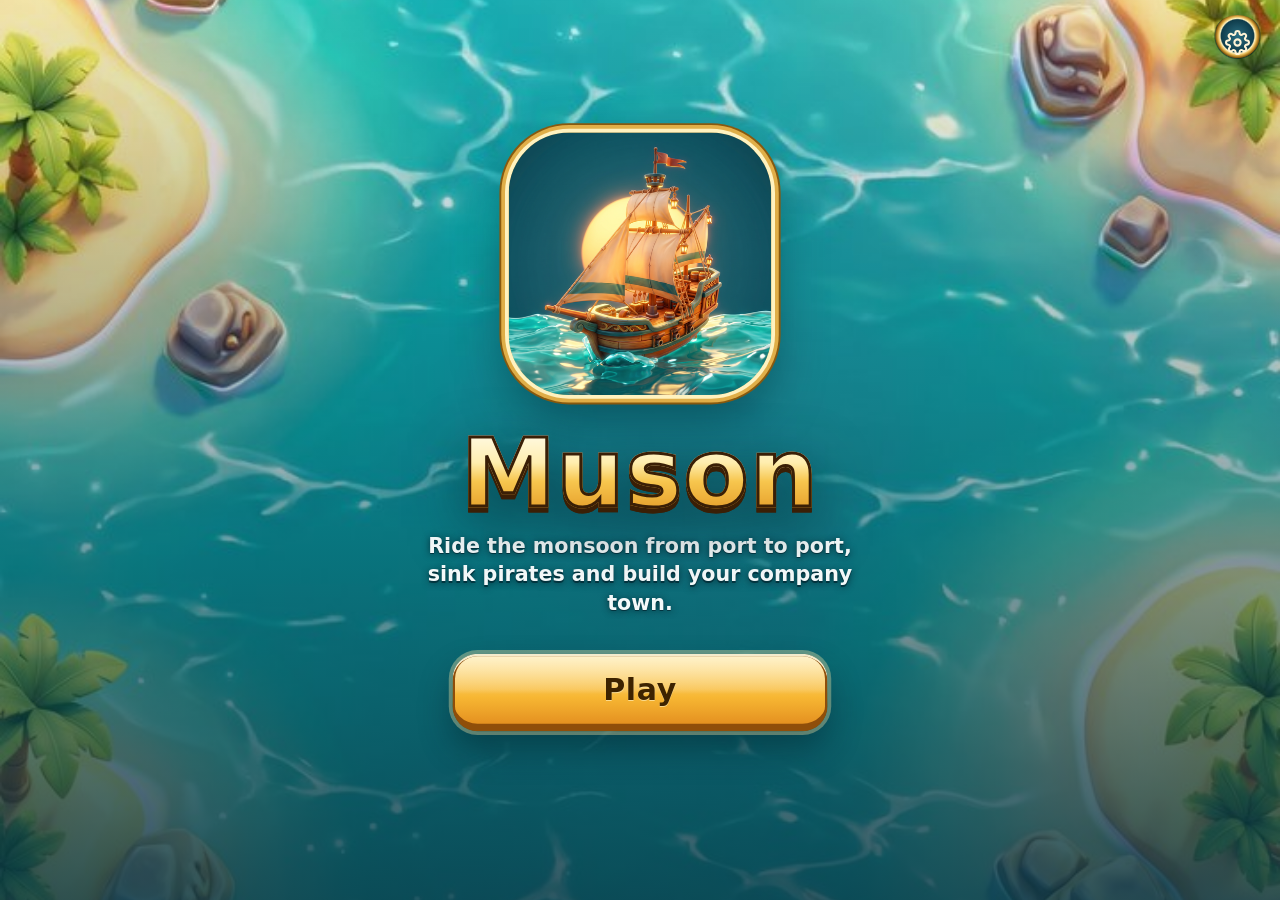
<file: index.html>
<!doctype html>
<html lang="en">
<head>
<meta charset="utf-8">
<meta name="viewport" content="width=device-width,initial-scale=1,maximum-scale=1,user-scalable=no,viewport-fit=cover">
<title>Muson: Trade Puzzle</title>
<link rel="icon" type="image/png" sizes="192x192" href="assets/ikon-192.png">
<style>
html,body{margin:0;height:100%;overflow:hidden;background:#0b3b4a;user-select:none;-webkit-user-select:none;-webkit-touch-callout:none;touch-action:manipulation}
#arka{position:fixed;inset:-30px;background:#0b3b4a url(assets/ui/harita_bg.jpg) center/cover no-repeat;filter:blur(12px) brightness(.72)}
#oyun{position:absolute;left:0;top:0;border:0;display:block;transform-origin:0 0;background:#0f4f60;box-shadow:0 0 48px rgba(0,0,0,.5)}
</style>
</head>
<body>
<div id="arka"></div>
<iframe id="oyun" src="oyun.html" title="Muson" allow="autoplay; fullscreen"></iframe>
<script>
(function(){
  // YATAY: en/boy bu orandan büyükse oyun yatay düzende; mantıksal yükseklik H_MIN–H_MAX, en çok EN_ORAN genişlik
  var f=document.getElementById('oyun'),W0=394,H0=700,YATAY=1.2,H_MIN=540,H_MAX=720,EN_ORAN=2.2,olcek=1;
  function olcekVer(s){
    try{var g=f.contentWindow;if(!g)return;var o=+g.__OLCEK||1;g.__OLCEK=s;
      if(Math.abs(o-s)>.001&&g.dispatchEvent)g.dispatchEvent(new Event('resize'));}catch(e){}
  }
  function yerles(){
    var w=window.innerWidth,h=window.innerHeight,a=w/h;
    if(a<0.68){f.style.cssText='left:0;top:0;width:'+w+'px;height:'+h+'px;transform:none;box-shadow:none';olcek=1;olcekVer(1);return;}
    if(a>=YATAY){
      var Hl=Math.round(Math.min(H_MAX,Math.max(H_MIN,h))),Wl=Math.round(Hl*Math.min(a,EN_ORAN)),s=Math.min(w/Wl,h/Hl);
      f.style.cssText='width:'+Wl+'px;height:'+Hl+'px;left:'+((w-Wl*s)/2)+'px;top:'+((h-Hl*s)/2)+'px;transform:scale('+s+')'+(Wl*s>=w-1?';box-shadow:none':'');
      olcek=s;olcekVer(s);return;
    }
    var s=Math.min(h/H0,w/W0);
    f.style.cssText='width:'+W0+'px;height:'+H0+'px;left:'+((w-W0*s)/2)+'px;top:'+((h-H0*s)/2)+'px;transform:scale('+s+')';
    olcek=1;olcekVer(1);
  }
  window.addEventListener('resize',yerles);yerles();
  f.addEventListener('load',function(){olcekVer(olcek);try{f.contentWindow.focus();}catch(e){}});
})();
</script>
</body>
</html>
</file>
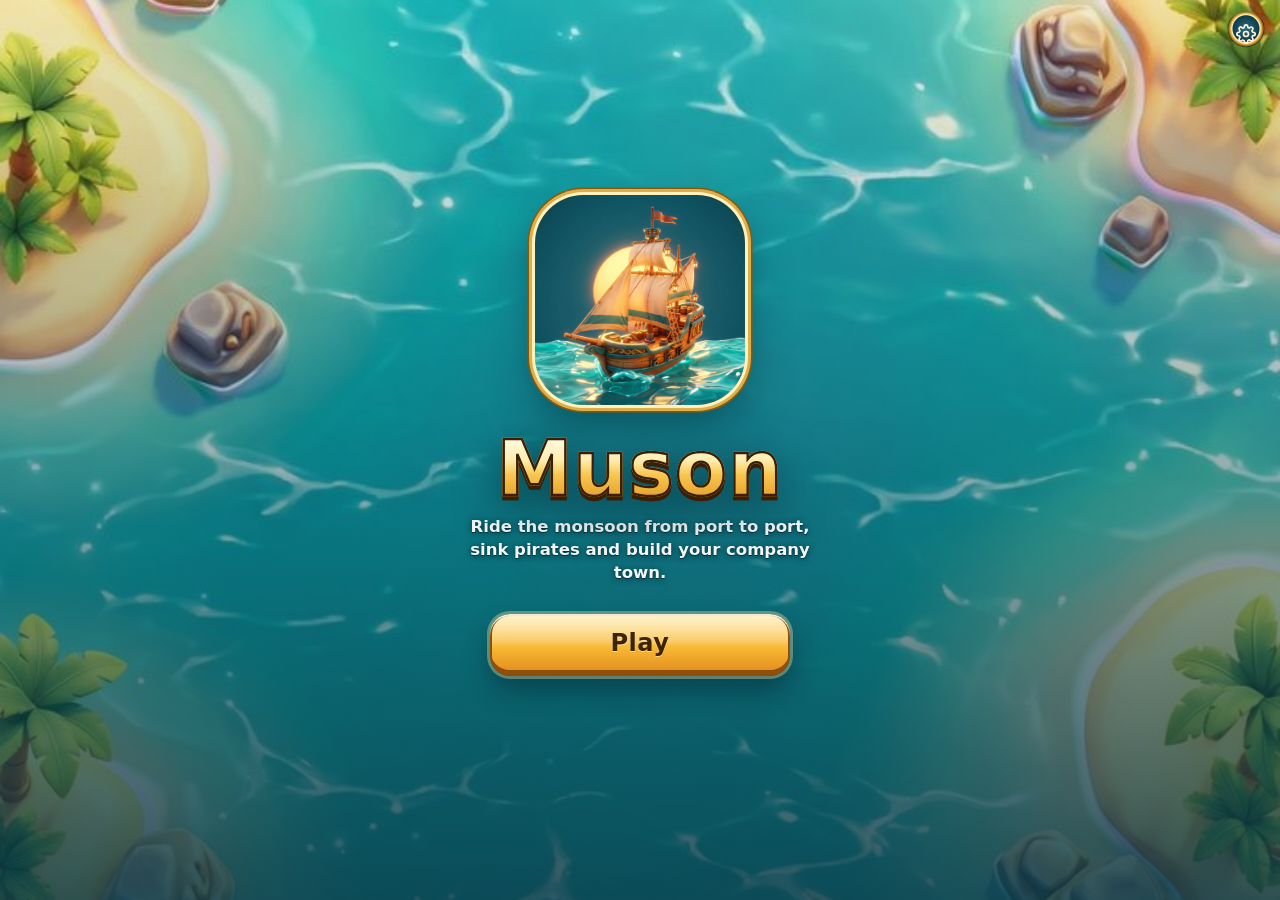
<file: oyun.html>
<!doctype html>
<html lang="en">
<head>
<meta charset="utf-8">
<meta name="viewport" content="width=device-width,initial-scale=1,maximum-scale=1,user-scalable=no,viewport-fit=cover">
<title>Muson</title>
<meta name="theme-color" content="#0f4c5c">
<meta name="description" content="Muson: sail from port to port, pack your hold, sink pirates and build your company town." data-t-content="meta.desc">
<meta name="apple-mobile-web-app-capable" content="yes">
<meta name="mobile-web-app-capable" content="yes">
<meta name="apple-mobile-web-app-status-bar-style" content="black-translucent">
<meta name="apple-mobile-web-app-title" content="Muson">
<link rel="apple-touch-icon" href="assets/ikon-180.png">
<link rel="icon" type="image/png" sizes="192x192" href="assets/ikon-192.png">
<link rel="stylesheet" href="css/studyo.css">
<link rel="stylesheet" href="css/oyun.css">
<link rel="stylesheet" href="css/cesit.css">
<link rel="stylesheet" href="css/sirket.css">
<!-- dil: desteklenen diller, sonra dil modülü (sözlükleri dil/<kod>.js kendisi yükler); bütün oyun betiklerinden önce -->
<script>window.__WEB=true;(function(){try{var w=window,d=Object.getOwnPropertyDescriptor(w,'devicePixelRatio')||Object.getOwnPropertyDescriptor(Window.prototype,'devicePixelRatio');if(!d||!d.get)return;Object.defineProperty(w,'devicePixelRatio',{configurable:true,get:function(){var r=d.get.call(w)||1,o=+w.__OLCEK||1;return o>1?Math.min(3,r*o):r;}});}catch(e){}})();</script>
<script src="dil/diller.js"></script>
<script src="js/dil.js"></script>
</head>
<body>
<div id="studyo" aria-label="IronLane Studios"><img src="assets/studyo/logo.png" alt="" onerror="this.style.display='none'"><div class="ad"><b>IRON</b>LANE</div><div class="alt">STUDIOS</div></div>
<script src="js/studyo.js"></script>
<div id="app">

  <!-- AÇILIŞ -->
  <section class="screen" id="scr-title">
    <button class="gear" id="ti-ayar" aria-label="Settings" data-t-aria="settings.title"><svg viewBox="0 0 24 24" width="22" height="22" fill="none" stroke="currentColor" stroke-width="2" stroke-linecap="round" stroke-linejoin="round" aria-hidden="true"><circle cx="12" cy="12" r="3"/><path d="M19.4 15a1.65 1.65 0 0 0 .33 1.82l.06.06a2 2 0 1 1-2.83 2.83l-.06-.06a1.65 1.65 0 0 0-1.82-.33 1.65 1.65 0 0 0-1 1.51V21a2 2 0 1 1-4 0v-.09A1.65 1.65 0 0 0 9 19.4a1.65 1.65 0 0 0-1.82.33l-.06.06a2 2 0 1 1-2.83-2.83l.06-.06a1.65 1.65 0 0 0 .33-1.82 1.65 1.65 0 0 0-1.51-1H3a2 2 0 1 1 0-4h.09A1.65 1.65 0 0 0 4.6 9a1.65 1.65 0 0 0-.33-1.82l-.06-.06a2 2 0 1 1 2.83-2.83l.06.06a1.65 1.65 0 0 0 1.82.33H9a1.65 1.65 0 0 0 1-1.51V3a2 2 0 1 1 4 0v.09a1.65 1.65 0 0 0 1 1.51 1.65 1.65 0 0 0 1.82-.33l.06-.06a2 2 0 1 1 2.83 2.83l-.06.06a1.65 1.65 0 0 0-.33 1.82V9a1.65 1.65 0 0 0 1.51 1H21a2 2 0 1 1 0 4h-.09a1.65 1.65 0 0 0-1.51 1z"/></svg></button>
    <div class="ti-in">
      <div class="ti-logo" id="ti-logo"></div>
      <h1>Muson</h1>
      <p class="ti-sub" data-t="start.sub"></p>
      <button class="primary" id="ti-play"></button>
      <div class="ti-load" id="ti-load"><i id="ti-bar"></i></div>
    </div>
  </section>

  <!-- HARİTA -->
  <section class="screen" id="scr-map">
    <header>
      <div class="top m-ust"><span class="m-ad" id="m-ad"></span><span class="tr"><small class="muhurb" id="m-muhurb" role="button" data-t-aria="map.company"><i class="muhur-i"></i><span id="m-muhur">0</span></small><small class="goldb" id="m-goldb" role="button"><span id="m-gold"></span><b>+</b></small><button class="gear" id="m-ayar" aria-label="Settings" data-t-aria="settings.title"><svg viewBox="0 0 24 24" width="22" height="22" fill="none" stroke="currentColor" stroke-width="2" stroke-linecap="round" stroke-linejoin="round" aria-hidden="true"><circle cx="12" cy="12" r="3"/><path d="M19.4 15a1.65 1.65 0 0 0 .33 1.82l.06.06a2 2 0 1 1-2.83 2.83l-.06-.06a1.65 1.65 0 0 0-1.82-.33 1.65 1.65 0 0 0-1 1.51V21a2 2 0 1 1-4 0v-.09A1.65 1.65 0 0 0 9 19.4a1.65 1.65 0 0 0-1.82.33l-.06.06a2 2 0 1 1-2.83-2.83l.06-.06a1.65 1.65 0 0 0 .33-1.82 1.65 1.65 0 0 0-1.51-1H3a2 2 0 1 1 0-4h.09A1.65 1.65 0 0 0 4.6 9a1.65 1.65 0 0 0-.33-1.82l-.06-.06a2 2 0 1 1 2.83-2.83l.06.06a1.65 1.65 0 0 0 1.82.33H9a1.65 1.65 0 0 0 1-1.51V3a2 2 0 1 1 4 0v.09a1.65 1.65 0 0 0 1 1.51 1.65 1.65 0 0 0 1.82-.33l.06-.06a2 2 0 1 1 2.83 2.83l-.06.06a1.65 1.65 0 0 0-.33 1.82V9a1.65 1.65 0 0 0 1.51 1H21a2 2 0 1 1 0 4h-.09a1.65 1.65 0 0 0-1.51 1z"/></svg></button></span></div>
      <div class="tip" id="m-tip"></div>
    </header>
    <div id="mapw"><div id="map-bg"></div><div id="map"><div id="route"></div></div></div>
    <footer><button class="dark" id="m-port">🏛 <span data-t="map.company"></span><i class="k-nokta" aria-hidden="true"></i></button><button class="dark" id="m-gemi">🛠 <span data-t="map.shipyard"></span></button><button class="primary" id="m-go"></button></footer>
  </section>

  <!-- YÜKLEME (blok oyunu); üstte rıhtım sahnesi -->
  <section class="screen stage" id="scr-sefer">
    <canvas class="bgc" id="s-bg"></canvas>
    <div class="scene" id="s-dock"><canvas id="s-scene"></canvas>
      <div class="sc-top">
        <button class="ib" id="s-map" data-t-aria="ui.map"><svg viewBox="0 0 24 24" fill="none" stroke="currentColor" stroke-width="2.2" stroke-linecap="round" stroke-linejoin="round" aria-hidden="true"><path d="M9 4 3 6.5v13.5l6-2.5 6 2.5 6-2.5V4l-6 2.5z"/><path d="M9 4v13.5M15 6.5V20"/></svg></button>
        <button class="ib" id="s-reset" data-t-aria="ui.restart"><svg viewBox="0 0 24 24" fill="none" stroke="currentColor" stroke-width="2.4" stroke-linecap="round" stroke-linejoin="round" aria-hidden="true"><path d="M3.5 12a8.5 8.5 0 1 0 2.6-6.1"/><path d="M3 3.5v5h5"/></svg></button>
        <span class="dk-pill" id="s-title"></span>
      </div>
      <div class="sc-route" id="s-route"></div>
      <div class="mv" id="s-mv"><small data-t="ui.moves"></small><b id="s-moves">0</b></div>
      <span class="dk-pill sc-hold" id="s-hold"></span>
      <div class="cap"><span class="pp" id="s-capp" role="button" data-t-aria="ui.captain"></span><div class="bal lf" id="s-tip"></div></div>
    </div>
    <div class="sbar"><span class="order" id="s-order"></span><span class="status" id="s-status"></span></div>
    <canvas id="s-cv"></canvas>
  </section>

  <!-- KORSAN SAVAŞI -->
  <section class="screen stage" id="scr-savas">
    <canvas class="bgc" id="b-bg"></canvas>
    <canvas id="b-cv"></canvas>
    <div class="hud" id="b-hud">
      <div class="en" id="b-en"><span class="pp big red" id="b-enp"></span><div class="en-i"><b id="b-enn"></b><small id="b-title"></small><div class="hb red"><i id="b-enbar"></i><span id="b-enhp">0/0</span></div></div></div>
      <div class="bal up" id="b-say"></div>
      <div class="sc-r">
        <div class="ibs">
          <button class="ib" id="b-map" data-t-aria="ui.map"><svg viewBox="0 0 24 24" fill="none" stroke="currentColor" stroke-width="2.2" stroke-linecap="round" stroke-linejoin="round" aria-hidden="true"><path d="M9 4 3 6.5v13.5l6-2.5 6 2.5 6-2.5V4l-6 2.5z"/><path d="M9 4v13.5M15 6.5V20"/></svg></button>
          <button class="ib" id="b-reset" data-t-aria="ui.restart"><svg viewBox="0 0 24 24" fill="none" stroke="currentColor" stroke-width="2.4" stroke-linecap="round" stroke-linejoin="round" aria-hidden="true"><path d="M3.5 12a8.5 8.5 0 1 0 2.6-6.1"/><path d="M3 3.5v5h5"/></svg></button>
        </div>
        <div class="mv" id="b-mv"><small data-t="ui.moves"></small><b id="b-moves">0</b></div>
        <span class="dk-pill" id="b-loot"><span id="b-lootv">0</span></span>
      </div>
      <div class="atk" id="b-atk"><small data-t="battle.attackIn"></small><b id="b-cd">0</b><small id="b-atkp"></small></div>
      <div class="me"><span class="pp" id="b-mep" role="button" data-t-aria="ui.captain"></span><div class="hb green"><i id="b-hbar"></i><span id="b-hp">0/0</span></div><div class="bal dn" id="b-tip"></div></div>
    </div>
    <section id="b-gauges">
      <div class="gauge" id="b-gb"><div class="lbl"><b id="b-blbl"></b><span id="b-bval">0/10</span></div><div class="bar"><i id="b-bbar"></i></div></div>
      <button id="b-fire" data-sessiz disabled data-t="battle.fire"></button>
      <div class="gauge" id="b-gv"><div class="lbl"><i class="lt" data-t="battle.evade"></i> <span id="b-vval">0/6</span></div><div class="bar"><i id="b-vbar"></i></div></div>
    </section>
  </section>

  <!-- VARIŞ: SATIŞ -->
  <section class="screen" id="scr-satis">
    <div class="hero"><h1 id="t-title"></h1><small id="t-goldw"><span id="t-gold"></span></small></div>
    <header>
      <div class="tip" id="t-tip"></div>
    </header>
    <div id="t-body"></div>
    <footer><button class="primary big" id="t-sell" data-sessiz></button></footer>
  </section>

  <!-- ŞİRKET (ekran kimliği port): üstte kasaba sahnesi, altında sıradaki inşaat ve altınla alınan işletmeler -->
  <section class="screen" id="scr-port">
    <div class="kasaba" id="k-sahne">
      <div class="k-arka"></div>
      <div class="k-zemin"></div>
      <div class="k-yapilar" id="p-view"></div>
      <div class="k-ust">
        <button class="k-ad" id="k-ad" data-t-aria="port.rename"><small data-t="port.company"></small><b id="k-adyazi"></b><span id="k-unvan"></span></button>
        <div class="k-sayac"><small class="muhurb" id="k-muhurb"><i class="muhur-i"></i><span id="k-muhur"></span></small><small class="goldb" id="p-goldb" role="button"><span id="p-gold"></span><b>+</b></small></div>
      </div>
    </div>
    <div class="k-insa" id="k-insa"></div>
    <div class="k-bas"><span data-t="port.businesses"></span> <small data-t="port.businessesHint"></small></div>
    <div id="p-list"></div>
    <footer><button class="dark" id="p-shop"></button><button class="primary" id="p-back" data-t="ui.toMap"></button></footer>
  </section>

  <!-- TERSANE: gemi geliştirmeleri -->
  <section class="screen" id="scr-gemi">
    <div class="g-hero">
      <div class="g-top"><h1 data-t="map.shipyard"></h1><small class="goldb" id="g-goldb" role="button"><span id="g-gold"></span><b>+</b></small></div>
      <div class="g-glint" id="g-glint"></div>
      <div class="g-ship" id="g-ship"></div>
      <div class="g-up" id="g-up"></div>
      <div class="g-wave"></div>
      <div class="g-tier" id="g-tier"></div>
    </div>
    <header>
      <div class="g-info"><span><span data-t="ship.defense"></span> <b class="def" id="g-def">10</b></span><small class="tip" id="g-next"></small></div>
    </header>
    <div id="g-list"></div>
    <footer><button class="dark" id="g-port">🏛 <span data-t="map.company"></span></button><button class="primary" id="g-back" data-t="ui.toMap"></button></footer>
  </section>

  <!-- MAĞAZA / HEDİYE (ODEME_ACIK ayarına göre; js/ekran-magaza.js) -->
  <section class="screen" id="scr-magaza">
    <div class="hero"><h1 id="z-baslik"></h1><small><span id="z-gold"></span></small></div>
    <div id="z-list"></div>
    <footer><button class="primary" id="z-back" data-t="ui.back"></button></footer>
  </section>

</div>
<div id="voyage"><canvas id="v-cv"></canvas></div>
<div id="modal"><div class="card" id="card"></div></div>
<div id="safe-probe"></div>
<div id="k-tost" aria-live="polite"></div>

<script src="js/mantik-sefer.js"></script>
<script src="js/mantik-savas.js"></script>
<script src="js/mantik-oyun.js"></script>
<script src="js/mantik-sirket.js"></script>
<script src="js/ortak.js"></script>
<script src="js/varlik.js"></script>
<script src="js/ses.js"></script>
<script src="js/odeme-magaza.js"></script>
<script src="js/yerlesim.js"></script>
<script src="js/ekran-yol.js"></script>
<script src="js/akis.js"></script>
<script src="js/ekran-acilis.js"></script>
<script src="js/ekran-harita.js"></script>
<script src="js/ekran-liman.js"></script>
<script src="js/ekran-gemi.js"></script>
<script src="js/ekran-magaza.js"></script>
<script src="js/ekran-rihtim.js"></script>
<script src="js/ekran-yukleme.js"></script>
<script src="js/ekran-savas.js"></script>
<script src="js/ekran-satis.js"></script>
<script src="js/kanca.js"></script>
<script src="js/ana.js"></script>
</body>
</html>
</file>
<file: css/studyo.css>
/* css/studyo.css — açılışta görünen stüdyo logosu (IronLane Studios). js/studyo.js ile birlikte çalışır. */
#studyo{position:fixed;inset:0;z-index:9999;background:#171b24;display:flex;flex-direction:column;align-items:center;justify-content:center;gap:18px;opacity:1;transition:opacity .45s ease;-webkit-tap-highlight-color:transparent}
#studyo.cik{opacity:0;pointer-events:none}
#studyo img{width:min(46vw,210px);height:auto;border-radius:50%;animation:st-gir .7s cubic-bezier(.2,1.2,.4,1) both;filter:drop-shadow(0 8px 26px rgba(255,130,30,.28))}
#studyo .ad{font-family:ui-rounded,"SF Pro Rounded","Arial Rounded MT Bold",system-ui,-apple-system,"Segoe UI",sans-serif;font-weight:900;font-size:clamp(26px,8vw,36px);letter-spacing:.06em;color:#eef1f5;line-height:1;animation:st-yaz .6s .25s ease both;text-shadow:0 2px 0 rgba(0,0,0,.45)}
#studyo .ad b{color:#ff9a3c;font-weight:900}
#studyo .alt{font-family:ui-rounded,"SF Pro Rounded","Arial Rounded MT Bold",system-ui,-apple-system,"Segoe UI",sans-serif;font-weight:800;font-size:clamp(12px,3.6vw,15px);letter-spacing:.46em;color:#9aa4b2;margin-top:-8px;padding-left:.46em;animation:st-yaz .6s .4s ease both}
@keyframes st-gir{from{opacity:0;transform:scale(.72)}to{opacity:1;transform:scale(1)}}
@keyframes st-yaz{from{opacity:0;transform:translateY(10px)}to{opacity:1;transform:none}}
@media (prefers-reduced-motion:reduce){#studyo img,#studyo .ad,#studyo .alt{animation:none}}
</file>
<file: css/oyun.css>
/* css/oyun.css — Muson'un bütün stilleri (index-v6.html'deki <style> bloğu; görsel yolları ../assets/) */
/* ================= ARAYÜZ DİLİ =================
   Görseller parlak, elle boyanmış dokulu, stilize 3B; arayüz onlara uyar: sıcak parşömen paneller, koyu ahşap kenar,
   pirinç perçin ve çerçeve, kabarık-parlak düğmeler, cam gibi parlak çubuklar, sistemin yuvarlak yazısı.
   Yeni ekranlar bu değişkenleri kullanır (renk ve gölgeyi elle yazmaz):
   - Yazı: --yazi (yuvarlak). Başlık ve sayılar 800–900 kalınlıkta; sahne üstündeki yazıda koyu dış gölge.
     --yazi'yı js/dil.js seçili dile göre yeniden yazar (Japonca, Korece, Çince için sistem yazı tipleri eklenir).
   - Çok dil: metinler uzayabilir (Almanca, Rusça). Düğme metni alt satıra geçebilir (heceleme açık); hap, çip ve rozetler
     taşmaz (.tx içi üç noktayla kısalır); harita etiketleri ekran kenarında alt satıra geçer.
   - Düğme: <button> nötr parşömen · .primary altın (birincil) · .dark deniz mavisi (ikincil) · .tehlike kırmızı (iptal, sıfırla) · .yesil.
     Bir düğmeye yeni renk vermek için yalnız --b1 --b2 --b3 (üst, orta, alt), --b-kenar (alt kalınlık) ve --b-yazi değişir.
   - Panel: --panel-zemin + --panel-golge (koyu ahşap kenar, iç gölge); köşede pirinç perçin için .cila sınıfı ya da aynı ::before.
   - Koyu cam (sahne üstü bilgi): --cam-zemin + --cam-golge. Pirinç: --pirinc-1..3. Gölgeler: --golge-1..3. Yarıçap: --r-*.
   Kanvas tarafı: js/yerlesim.js içindeki CILA (CILA.hucre, CILA.cerceve, CILA.yazi, CILA.YAZI). */
:root{--sea:#0f4c5c;--sea2:#0b3a47;--deck:#c99a62;--deck2:#b5864f;--ink:#1d2a33;--paper:#fbf6ea;--gold:#e0a526;--muted:#6b7780;--red:#c8372d;--green:#2f8f4e;
  --yazi:ui-rounded,"SF Pro Rounded","Arial Rounded MT Bold",system-ui,-apple-system,BlinkMacSystemFont,"Segoe UI",sans-serif;
  --murekkep:#2a1c0e;--murekkep-2:#5a4128;
  --parsomen-1:#fffaee;--parsomen-2:#f6e7c4;--parsomen-3:#e6cc95;
  --ahsap-1:#9a6634;--ahsap-2:#6b4320;--ahsap-3:#3d230d;
  --pirinc-1:#fff2bf;--pirinc-2:#e0ae48;--pirinc-3:#87590f;
  --altin-1:#ffe9a0;--altin-2:#f7b733;--altin-3:#df861b;--altin-kenar:#8f4e0a;--altin-yazi:#3d2300;
  --deniz-1:#2f97ad;--deniz-2:#1b6f88;--deniz-3:#114e63;--deniz-kenar:#072b37;--deniz-yazi:#f4fbfc;
  --kirmizi-1:#f77a60;--kirmizi-2:#c63a26;--kirmizi-3:#9e2717;--kirmizi-kenar:#5e130a;
  --yesil-1:#5cc372;--yesil-2:#23803f;--yesil-3:#186a33;--yesil-kenar:#0f4a22;
  --parlama:linear-gradient(180deg,rgba(255,255,255,.5) 0%,rgba(255,255,255,.14) 46%,rgba(255,255,255,0) 52%);
  --panel-zemin:radial-gradient(120% 70% at 50% 0%,rgba(255,255,255,.7) 0%,rgba(255,255,255,0) 62%),repeating-linear-gradient(112deg,rgba(150,100,35,.035) 0 2px,rgba(150,100,35,0) 2px 7px),linear-gradient(180deg,var(--parsomen-1) 0%,var(--parsomen-2) 100%);
  --panel-golge:inset 0 0 0 2.5px var(--ahsap-2),inset 0 0 0 4px rgba(255,238,196,.7),inset 0 -12px 18px -10px rgba(140,90,30,.32),0 4px 10px rgba(0,20,30,.32);
  --cam-zemin:linear-gradient(180deg,rgba(30,74,90,.86) 0%,rgba(6,30,40,.86) 100%);
  --cam-golge:inset 0 1px 0 rgba(255,255,255,.2),inset 0 0 0 1px rgba(224,174,72,.5),0 2px 6px rgba(0,20,30,.35);
  --percin:radial-gradient(circle at 4.5px 4.5px,var(--pirinc-1) 0,var(--pirinc-2) 1.7px,var(--pirinc-3) 3.3px,rgba(40,20,0,.55) 3.9px,rgba(40,20,0,0) 4.4px);
  --golge-1:0 2px 4px rgba(0,20,30,.25);--golge-2:0 6px 16px rgba(0,20,30,.32);--golge-3:0 14px 40px rgba(0,20,30,.45);
  --r-dugme:14px;--r-panel:16px;--r-pencere:20px;--r-hap:999px}
*{box-sizing:border-box;-webkit-tap-highlight-color:transparent}
html,body{margin:0;height:100%;background:radial-gradient(130% 75% at 50% 0%,#17687c 0%,var(--sea) 48%,var(--sea2) 100%) var(--sea);font-family:var(--yazi);color:var(--ink);overscroll-behavior:none;overflow:hidden;touch-action:manipulation;-webkit-text-size-adjust:100%}
#app{max-width:440px;margin:0 auto;height:100vh;height:100dvh;overflow:hidden;padding:calc(10px + env(safe-area-inset-top)) calc(12px + env(safe-area-inset-right)) calc(14px + env(safe-area-inset-bottom)) calc(12px + env(safe-area-inset-left));user-select:none;-webkit-user-select:none;-webkit-touch-callout:none}
.screen{display:none;flex-direction:column;gap:8px;height:100%}
.screen.on{display:flex;animation:scrIn .2s ease-out}
@keyframes scrIn{from{opacity:0}to{opacity:1}}
img{-webkit-user-drag:none;user-select:none}
header{position:relative;background:var(--panel-zemin);box-shadow:var(--panel-golge);border-radius:var(--r-panel);padding:10px 12px;display:flex;flex-direction:column;gap:6px;flex:0 0 auto}
/* parşömen panellerin köşelerinde pirinç perçin (yeni paneller .cila sınıfıyla alır) */
header::before,.box::before,.prow::before,.zrow::before,.card::before,.cila::before{content:'';position:absolute;inset:1px;pointer-events:none;border-radius:inherit;
  background:var(--percin) left top/9px 9px no-repeat,var(--percin) right top/9px 9px no-repeat,var(--percin) left bottom/9px 9px no-repeat,var(--percin) right bottom/9px 9px no-repeat}
.cila{position:relative;background:var(--panel-zemin);box-shadow:var(--panel-golge);border-radius:var(--r-panel)}
.top{display:flex;justify-content:space-between;align-items:baseline;font-weight:800;font-size:17px;gap:8px;color:var(--murekkep)}
.top small{font-weight:600;color:var(--muted);font-size:13px;white-space:nowrap}
.top a{font-size:11.5px;font-weight:600;color:var(--muted);text-decoration:underline;margin-left:8px;cursor:pointer}
.order{display:flex;flex-wrap:wrap;gap:5px}
.chip{display:inline-flex;align-items:center;gap:4px;border-radius:999px;padding:3px 9px 3px 5px;font-size:13px;font-weight:700;color:var(--murekkep);
  background:var(--parlama),linear-gradient(180deg,#fffaf0 0%,#efdfb9 100%);box-shadow:inset 0 -2px 0 rgba(140,95,35,.32),inset 0 0 0 1px rgba(110,70,25,.5)}
.chip>i{width:16px;height:16px;border-radius:5px;display:inline-block;border:1px solid rgba(0,0,0,.3);box-shadow:inset 0 2px 1px rgba(255,255,255,.45),inset 0 -2px 1px rgba(0,0,0,.2)}
.chip.ok{background:var(--parlama),linear-gradient(180deg,#f0fbec 0%,#c6e9be 100%);color:#174f27}.chip.bad{background:var(--parlama),linear-gradient(180deg,#fff1ed 0%,#f2c4b9 100%);color:#7d1c12}.chip.plain{padding:3px 9px}
.tip{font-size:13.5px;line-height:1.35;color:#3b4850}
.tip b{color:var(--ink)}
.status{display:flex;flex-wrap:wrap;gap:5px;min-height:24px}
.pnote{font-size:12px;font-weight:600;color:#2a5d8f}
.pnote:empty{display:none}
.rline{font-size:13px;font-weight:800;color:#6e420c;background:linear-gradient(180deg,#fbeccb,#f1d9a6);border-radius:8px;padding:4px 8px;box-shadow:inset 0 0 0 1px rgba(160,110,40,.45)}
.rline:empty{display:none}
canvas{touch-action:none;width:100%;display:block;flex:0 0 auto}
footer{display:flex;gap:8px;flex:0 0 auto}
/* düğmeler: kabarık ve parlak; renk --b1..--b3 ile, alt kalınlık --b-kenar ile (iç gölge: düğmenin boyu değişmez) */
button{font:inherit;font-family:var(--yazi);font-weight:800;font-size:15px;border:0;border-radius:var(--r-dugme);padding:10px 12px 12px;flex:1;cursor:pointer;touch-action:manipulation;letter-spacing:.1px;
  min-width:0;overflow-wrap:break-word;-webkit-hyphens:auto;hyphens:auto;
  --b1:#fffaf0;--b2:#f3e2bd;--b3:#ddc085;--b-kenar:#86582a;--b-yazi:#46290d;--b-isik:rgba(255,255,255,.75);
  background:var(--parlama),linear-gradient(180deg,var(--b1) 0%,var(--b2) 56%,var(--b3) 100%);color:var(--b-yazi);
  box-shadow:inset 0 1.5px 0 var(--b-isik),inset 0 -4px 0 var(--b-kenar),inset 0 0 0 1.5px var(--b-kenar),0 3px 6px rgba(0,20,30,.3);
  text-shadow:0 1px 0 rgba(255,255,255,.45);transition:transform .08s ease,filter .08s ease,box-shadow .08s ease}
button:active:not(:disabled){transform:translateY(2px);filter:brightness(.96);
  box-shadow:inset 0 1.5px 0 var(--b-isik),inset 0 -1.5px 0 var(--b-kenar),inset 0 0 0 1.5px var(--b-kenar),0 1px 2px rgba(0,20,30,.3)}
button.dark{--b1:var(--deniz-1);--b2:var(--deniz-2);--b3:var(--deniz-3);--b-kenar:var(--deniz-kenar);--b-yazi:var(--deniz-yazi);--b-isik:rgba(190,240,250,.55);text-shadow:0 1px 1px rgba(0,25,35,.7)}
button.primary{--b1:var(--altin-1);--b2:var(--altin-2);--b3:var(--altin-3);--b-kenar:var(--altin-kenar);--b-yazi:var(--altin-yazi);--b-isik:rgba(255,252,225,.9);text-shadow:0 1px 0 rgba(255,240,190,.65)}
button.tehlike{--b1:var(--kirmizi-1);--b2:var(--kirmizi-2);--b3:var(--kirmizi-3);--b-kenar:var(--kirmizi-kenar);--b-yazi:#fff;--b-isik:rgba(255,215,200,.6);text-shadow:0 1px 1px rgba(70,10,0,.7)}
button.yesil{--b1:var(--yesil-1);--b2:var(--yesil-2);--b3:var(--yesil-3);--b-kenar:var(--yesil-kenar);--b-yazi:#fff;--b-isik:rgba(220,255,225,.6);text-shadow:0 1px 1px rgba(0,40,10,.7)}
button.big{font-size:19px;padding:13px 12px 15px}
button:disabled{opacity:.5;cursor:default;filter:saturate(.35)}
#modal{position:fixed;inset:0;background:rgba(6,30,38,.72);display:none;align-items:center;justify-content:center;padding:20px;padding-bottom:calc(20px + env(safe-area-inset-bottom));z-index:10}
#modal.on{display:flex;animation:fadeIn .18s ease-out}
#modal.voy{align-items:flex-end;background:rgba(6,30,38,.18)}
#modal.wait{visibility:hidden}
@keyframes fadeIn{from{opacity:0}to{opacity:1}}
.card{position:relative;isolation:isolate;background:var(--panel-zemin);border-radius:var(--r-pencere);padding:20px 18px 16px;max-width:360px;width:100%;text-align:center;color:var(--murekkep);animation:pop .34s cubic-bezier(.2,1.3,.4,1);
  box-shadow:inset 0 0 0 3.5px var(--ahsap-2),inset 0 0 0 5px rgba(255,238,196,.75),inset 0 0 0 6px rgba(107,67,32,.25),inset 0 -16px 24px -12px rgba(140,90,30,.3),var(--golge-3)}
@keyframes pop{0%{transform:scale(.86) translateY(10px);opacity:0}60%{transform:scale(1.03) translateY(-2px);opacity:1}100%{transform:scale(1) translateY(0);opacity:1}}
/* pencere başlığı: kurdele şeridi (kazanınca yeşil, kaybedince kırmızı) */
.card h2{position:relative;display:table;margin:-4px auto 6px;padding:5px 20px 7px;font-size:21px;line-height:1.2;font-weight:900;color:#fff8e4;border-radius:8px;
  background:var(--parlama),linear-gradient(180deg,var(--deniz-1),var(--deniz-3));box-shadow:inset 0 0 0 1.5px var(--deniz-kenar),inset 0 1.5px 0 rgba(200,245,255,.5),0 3px 0 rgba(7,43,55,.55),0 5px 10px rgba(0,20,30,.25);
  text-shadow:0 2px 0 rgba(0,25,35,.55),0 0 1px rgba(0,25,35,.8)}
.card h2::before,.card h2::after{content:'';position:absolute;top:7px;bottom:-6px;width:16px;z-index:-1;background:linear-gradient(180deg,var(--deniz-2),var(--deniz-kenar))}
.card h2::before{left:-10px;clip-path:polygon(0 0,100% 0,100% 100%,0 100%,38% 50%)}
.card h2::after{right:-10px;clip-path:polygon(0 0,100% 0,62% 50%,100% 100%,0 100%)}
.card h2.t-win{color:#fff8e4;background:var(--parlama),linear-gradient(180deg,#4cc06a,#1f7a3c);box-shadow:inset 0 0 0 1.5px var(--yesil-kenar),inset 0 1.5px 0 rgba(220,255,225,.5),0 3px 0 rgba(15,74,34,.55),0 5px 10px rgba(0,20,30,.25);text-shadow:0 2px 0 rgba(0,40,10,.55)}
.card h2.t-win::before,.card h2.t-win::after{background:linear-gradient(180deg,#2f9a50,var(--yesil-kenar))}
.card h2.t-lose{color:#fff8e4;background:var(--parlama),linear-gradient(180deg,#e85a43,#a82a1b);box-shadow:inset 0 0 0 1.5px var(--kirmizi-kenar),inset 0 1.5px 0 rgba(255,215,200,.5),0 3px 0 rgba(94,19,10,.55),0 5px 10px rgba(0,20,30,.25);text-shadow:0 2px 0 rgba(70,10,0,.55)}
.card h2.t-lose::before,.card h2.t-lose::after{background:linear-gradient(180deg,#c33a26,var(--kirmizi-kenar))}
.card p{margin:8px 0 12px;font-size:14.5px;line-height:1.4}
.card ul{list-style:none;padding:0;margin:12px 0;text-align:left;font-size:14.5px;line-height:1.7}
.card ul li{display:flex;justify-content:space-between;gap:10px;border-bottom:1px dashed #cdb88c}
.card .total{font-size:22px;font-weight:900;margin:6px 0 14px;color:#6e420c;font-variant-numeric:tabular-nums;text-shadow:0 1px 0 rgba(255,255,255,.7)}
.card .row{display:flex;gap:8px}
.card .route{font-size:18px;font-weight:800;margin:6px 0}
.t-usta{color:#1a7438}.t-duzgun{color:#235a8c}.t-daginik{color:#a8231b}.t-win{color:#1a7438}.t-lose{color:#a8231b}

/* harita */
#mapw{flex:1 1 auto;min-height:0;position:relative;border-radius:var(--r-panel);overflow:hidden;background:#45b6bb}
#mapw::after{content:'';position:absolute;inset:0;border-radius:inherit;pointer-events:none;z-index:2;box-shadow:inset 0 0 0 3px var(--ahsap-2),inset 0 0 0 4.5px rgba(224,174,72,.7),inset 0 6px 16px rgba(0,30,40,.35)}
#map-bg{position:absolute;inset:0;background:url(../assets/ui/harita_bg.jpg) 0 0/100% auto repeat-y;pointer-events:none}
#map{position:absolute;inset:0;overflow-y:auto;overflow-x:hidden;-webkit-overflow-scrolling:touch;touch-action:pan-y;overscroll-behavior:contain}
#route{position:relative;width:100%}
#route svg{position:absolute;left:0;top:0;width:100%;height:100%;pointer-events:none}
.node{position:absolute;width:78px;height:64px;margin:-34px 0 0 -39px;cursor:pointer;display:block}
.node img{width:100%;height:100%;object-fit:contain;display:block;filter:drop-shadow(0 4px 3px rgba(0,50,60,.35));pointer-events:none;transition:filter .2s}
.node .num{position:absolute;left:50%;bottom:-6px;transform:translateX(-50%);min-width:26px;height:26px;padding:0 6px;border-radius:13px;background:var(--parlama),linear-gradient(180deg,#fffaf0,#ecd9ae);color:var(--murekkep);border:2px solid #8a6238;font-weight:900;font-size:13.5px;display:flex;align-items:center;justify-content:center;box-shadow:inset 0 -2px 0 rgba(140,95,35,.35),0 2px 4px rgba(0,0,0,.3)}
.node.home{cursor:default}.node.home .num{background:var(--parlama),linear-gradient(180deg,#f3e7cc,#dcc596);font-size:14px}
.node.done .num{background:var(--parlama),linear-gradient(180deg,#eefbea,#bfe6b6);border-color:#1c7c3c;color:#17672f}
.node.cur .num{background:var(--parlama),linear-gradient(180deg,var(--altin-1),var(--altin-2) 60%,var(--altin-3));color:var(--altin-yazi);border-color:#fff6d6;animation:glow 1.1s infinite alternate}
.node.lock{cursor:default}
.node.lock img{filter:grayscale(.8) brightness(.9) opacity(.55)}
.node.lock .num{background:#1f5a68;color:#9fbcc3;border-color:#174855}
.node.noimg::before{content:'';position:absolute;left:14px;right:14px;top:8px;bottom:8px;border-radius:50%;background:#e9dcc0;border:3px solid #8a6238}
.node.noimg.lock::before{background:#1f5a68;border-color:#174855}
.node.noimg img{display:none}
.ship{position:absolute;width:42px;height:51px;margin:-74px 0 0 -21px;pointer-events:none;transform-origin:50% 90%;animation:sway 2.6s ease-in-out infinite}
.ship img{width:100%;height:100%;object-fit:contain;filter:drop-shadow(0 3px 2px rgba(0,40,50,.35))}
.ship.noimg::before{content:'⛵';font-size:30px}
.ship.noimg img{display:none}
@keyframes sway{0%,100%{transform:rotate(-4deg) translateY(0)}50%{transform:rotate(4deg) translateY(-3px)}}
.pirate{position:absolute;width:34px;height:44px;margin:-24px 0 0 -17px;pointer-events:none;display:flex;align-items:center;justify-content:center}
.pirate img{width:100%;height:100%;object-fit:contain;filter:drop-shadow(0 2px 2px rgba(0,0,0,.35))}
.pirate.noimg{width:30px;height:30px;margin:-15px 0 0 -15px;border-radius:50%;background:#5a2a24;color:#ffd9d2;border:2px solid #2a1210;font-size:15px}
.pirate.noimg::before{content:'⚔'}
.pirate.noimg img{display:none}
.pirate.past{opacity:.45}
.nlabel{position:absolute;transform:translateY(-50%);color:#f7fbfb;font-size:13.5px;font-weight:800;white-space:normal;overflow-wrap:break-word;line-height:1.25;pointer-events:none;background:var(--cam-zemin);box-shadow:var(--cam-golge);text-shadow:0 1px 1px rgba(0,0,0,.5);border-radius:10px;padding:4px 9px 5px}
.nlabel em{display:block;font-style:normal;font-size:11.5px;font-weight:600;color:#b9d2d8}
.nlabel.lock{color:#a9c3c9;background:rgba(6,34,44,.5)}
.nlabel span{display:block;font-size:11.5px;font-weight:700;border-radius:999px;padding:1px 8px;margin-top:3px;width:max-content;max-width:100%;overflow:hidden;text-overflow:ellipsis;white-space:nowrap}
.b-usta{background:#d9efd6;color:#1c7c3c}.b-duzgun{background:#dbe7f3;color:#2a5d8f}.b-daginik{background:#f6d5cf;color:#b3261e}
.b-next{background:linear-gradient(180deg,var(--altin-1),var(--altin-2));color:var(--altin-yazi);text-shadow:none}.b-home{background:#e9dcc0;color:#5b4320}
.top .tr{display:inline-flex;align-items:center;gap:6px}
/* yuvarlak ikon düğmesi (ayarlar): 44 px dokunma alanı içinde pirinç halkalı disk */
.gear{flex:0 0 auto;width:44px;height:44px;padding:0;border-radius:50%;display:inline-flex;align-items:center;justify-content:center;color:var(--ahsap-2);text-shadow:none;
  background:radial-gradient(circle at 50% 42%,var(--parsomen-1) 0,var(--parsomen-2) 12px,var(--pirinc-1) 13.4px,var(--pirinc-2) 15px,var(--pirinc-3) 17px,rgba(60,30,0,.5) 17.6px,rgba(60,30,0,0) 18.4px);box-shadow:none}
.gear:active:not(:disabled){box-shadow:none;transform:scale(.94)}
.gear svg{width:20px;height:20px}
.top .gear{margin:-12px -8px -12px 0}
/* satış */
#t-body{flex:1 1 auto;min-height:0;overflow-y:auto;display:flex;flex-direction:column;gap:8px}
.box{position:relative;background:var(--panel-zemin);box-shadow:var(--panel-golge);border-radius:var(--r-panel);padding:10px 12px;color:var(--murekkep)}
.stab{width:100%;border-collapse:collapse;font-size:14px}
.stab th{font-size:11.5px;color:#6d5a40;font-weight:800;text-align:right;padding:2px 2px 6px;letter-spacing:.2px}
.stab th:first-child,.stab td:first-child{text-align:left}
.stab td{padding:6px 2px;border-top:1px dashed #cdb88c;text-align:right;white-space:nowrap;font-variant-numeric:tabular-nums}
.stab td small{color:var(--muted);font-weight:600}
.stab tr.hot td{background:#fbe9c4}
.stab .q{font-size:12px;color:#3b4850}
.mlist{list-style:none;margin:0;padding:0;font-size:14px;line-height:1.75}
.mlist li{display:flex;justify-content:space-between;gap:8px;border-bottom:1px dashed #cdb88c}
.mlist li:last-child{border-bottom:0}
.mlist li.warn{color:#b3261e}
.stotal{display:flex;justify-content:space-between;align-items:baseline;font-weight:900;font-size:22px;margin-top:4px;color:#6e420c;font-variant-numeric:tabular-nums}
.stotal small{font-size:13px;color:var(--muted);font-weight:700}
/* liman */
#p-list{flex:1 1 auto;min-height:0;overflow-y:auto;display:flex;flex-direction:column;gap:8px}
.prow{position:relative;background:var(--panel-zemin);box-shadow:var(--panel-golge);border-radius:var(--r-panel);padding:10px 12px;display:flex;align-items:center;gap:10px;color:var(--murekkep)}
.prow .pinfo{flex:1;min-width:0}
.prow .pname{font-weight:900;font-size:16px;display:flex;align-items:center;gap:8px}
.prow .peff{font-size:13px;color:var(--murekkep-2);line-height:1.35;margin-top:2px}
.prow .peff b{color:var(--ink)}
.prow button{flex:0 0 92px;padding:8px 6px 10px;font-size:14px;line-height:1.2}
.prow button small{display:block;font-size:12px;font-weight:700}
/* savaş */
#scr-savas .tip{font-size:12.5px;line-height:1.3}
/* ilerleme çubukları: koyu oluk + cam gibi parlak dolgu */
.bar{height:9px;border-radius:5px;background:linear-gradient(180deg,rgba(0,0,0,.4),rgba(255,255,255,.1));box-shadow:inset 0 1px 2px rgba(0,0,0,.45),0 0 0 1px rgba(224,174,72,.35);overflow:hidden;margin:3px 0 2px}
.bar i{display:block;height:100%;width:100%;border-radius:5px;transition:width .25s ease;box-shadow:inset 0 -1px 0 rgba(0,0,0,.25)}
.shake{animation:shake .32s}
@keyframes shake{0%,100%{transform:translateX(0)}20%{transform:translateX(-6px)}40%{transform:translateX(5px)}60%{transform:translateX(-4px)}80%{transform:translateX(3px)}}
#b-gauges{display:flex;gap:8px;align-items:stretch;flex:0 0 auto}
.gauge{flex:1;background:var(--cam-zemin);box-shadow:var(--cam-golge);border-radius:12px;padding:6px 9px;color:#eef6f7;min-width:0;text-shadow:0 1px 1px rgba(0,0,0,.5)}
.gauge .lbl{display:flex;justify-content:space-between;gap:4px;font-size:12px;font-weight:800}
.gauge .lbl b,.gauge .lbl .lt{min-width:0;overflow:hidden;text-overflow:ellipsis;white-space:nowrap;font-style:normal}
.gauge .lbl span{color:#cfe2e6;font-weight:700;font-variant-numeric:tabular-nums}
#b-bbar{background:linear-gradient(180deg,rgba(255,255,255,.55),rgba(255,255,255,0) 55%),linear-gradient(180deg,#ff8a5c,#d8392a)}#b-vbar{background:linear-gradient(180deg,rgba(255,255,255,.6),rgba(255,255,255,0) 55%),linear-gradient(180deg,#a8dcff,#3d93e0)}
.gauge.full{box-shadow:inset 0 0 0 2px #ffd54a,0 0 12px rgba(255,213,74,.45)}
#b-fire{flex:0 0 86px;font-size:15px;padding:7px 6px 9px;--b1:#6e5238;--b2:#4c3725;--b3:#3a2919;--b-kenar:#1e130a;--b-yazi:#d8c3a2;--b-isik:rgba(255,220,170,.25);text-shadow:0 1px 1px rgba(0,0,0,.6)}
#b-fire:disabled{opacity:1;filter:none}
#b-fire.ready{--b1:var(--altin-1);--b2:var(--altin-2);--b3:var(--altin-3);--b-kenar:var(--altin-kenar);--b-yazi:var(--altin-yazi);--b-isik:rgba(255,252,225,.9);text-shadow:0 1px 0 rgba(255,240,190,.65);animation:glowB 1s infinite alternate}
@keyframes glow{from{box-shadow:0 0 0 0 rgba(255,213,74,.0)}to{box-shadow:0 0 14px 3px rgba(255,213,74,.75)}}
@keyframes glowB{from{box-shadow:inset 0 1.5px 0 var(--b-isik),inset 0 -4px 0 var(--b-kenar),inset 0 0 0 1.5px var(--b-kenar),0 0 0 0 rgba(255,213,74,0)}to{box-shadow:inset 0 1.5px 0 var(--b-isik),inset 0 -4px 0 var(--b-kenar),inset 0 0 0 1.5px var(--b-kenar),0 0 16px 4px rgba(255,213,74,.8)}}
/* ortak görsel */
.pic-w{display:inline-flex;align-items:center;justify-content:center;vertical-align:middle;flex:0 0 auto}
.pic-w img{width:100%;height:100%;object-fit:contain;display:block}
.pic-w .emo{display:none;font-style:normal}
.pic-w.noimg img{display:none}
.pic-w.noimg .emo{display:inline}
.mi{width:24px;height:24px;margin:-4px 3px -4px 0}
.fly{position:fixed;left:0;top:0;width:28px;height:28px;margin:-14px 0 0 -14px;pointer-events:none;z-index:30;object-fit:contain;will-change:transform,opacity}
.bump{animation:bump .32s ease-out}
@keyframes bump{0%{transform:scale(1)}40%{transform:scale(1.18)}100%{transform:scale(1)}}
.chip.flash{animation:chipf .8s ease-out}
@keyframes chipf{0%{transform:scale(1);box-shadow:0 0 0 0 rgba(255,213,74,0)}30%{transform:scale(1.14);background:#fff2b8;box-shadow:0 0 14px 4px rgba(255,213,74,.85)}100%{transform:scale(1);box-shadow:0 0 0 0 rgba(255,213,74,0)}}
.chip.pulse{animation:pulse .9s ease-in-out infinite}
@keyframes pulse{0%,100%{transform:scale(1)}50%{transform:scale(1.1)}}
/* açılış */
#scr-title{position:fixed;inset:0;z-index:5;align-items:center;justify-content:center;gap:0;padding:calc(24px + env(safe-area-inset-top)) 24px calc(28px + env(safe-area-inset-bottom));background:#45b6bb url(../assets/ui/harita_bg.jpg) center/cover no-repeat;overflow:hidden}
#scr-title::before{content:'';position:absolute;inset:0;background:linear-gradient(180deg,rgba(11,58,71,.05) 0%,rgba(11,58,71,.35) 45%,rgba(11,58,71,.85) 100%);pointer-events:none}
.ti-in{position:relative;display:flex;flex-direction:column;align-items:center;text-align:center;width:100%;max-width:380px}
.ti-logo{width:min(48vw,210px);height:min(48vw,210px);border-radius:23%;overflow:hidden;box-shadow:0 0 0 3px var(--pirinc-1),0 0 0 6px var(--pirinc-2),0 0 0 7.5px var(--pirinc-3),0 18px 40px rgba(0,40,50,.5);animation:bob 3.4s ease-in-out infinite;background:#f6c56a}
.ti-logo .pic-w{width:100%;height:100%}
.ti-logo .emo{font-size:96px}
@keyframes bob{0%,100%{transform:translateY(0) rotate(-2deg)}50%{transform:translateY(-8px) rotate(2deg)}}
#scr-title h1{font-size:68px;line-height:1;margin:26px 0 8px;color:#ffe08a;font-weight:900;letter-spacing:1px;text-shadow:0 2px 0 #6e3d08,0 5px 0 #3a1f06,0 12px 26px rgba(0,30,40,.6)}
.ti-sub{color:#f4fafa;font-size:16.5px;line-height:1.4;font-weight:700;margin:0 0 30px;max-width:320px;text-shadow:0 1px 0 rgba(0,30,40,.6),0 1px 6px rgba(0,30,40,.8)}
#ti-play{flex:0 0 auto;width:100%;max-width:300px;font-size:24px;font-weight:900;padding:15px 12px 19px;border-radius:20px;letter-spacing:.5px;
  box-shadow:inset 0 2px 0 var(--b-isik),inset 0 -6px 0 var(--b-kenar),inset 0 0 0 2px var(--b-kenar),0 0 0 3px rgba(255,236,170,.35),0 14px 26px rgba(0,30,40,.45)}
#ti-play:active{transform:translateY(4px);box-shadow:inset 0 2px 0 var(--b-isik),inset 0 -2px 0 var(--b-kenar),inset 0 0 0 2px var(--b-kenar),0 0 0 3px rgba(255,236,170,.35),0 6px 12px rgba(0,30,40,.4)}
.ti-load{margin-top:20px;width:150px;height:5px;border-radius:3px;background:rgba(0,20,30,.45);box-shadow:inset 0 1px 2px rgba(0,0,0,.5),0 0 0 1px rgba(224,174,72,.5);overflow:hidden;transition:opacity .5s}
.ti-load i{display:block;height:100%;width:0;background:linear-gradient(180deg,#fffbe6,var(--altin-2));border-radius:3px;transition:width .2s}
.ti-load.done{opacity:0}
#ti-ayar{position:absolute;top:calc(12px + env(safe-area-inset-top));right:calc(12px + env(safe-area-inset-right));color:#fff4d6;z-index:1;
  background:radial-gradient(circle at 50% 38%,#2b6f82 0,#0f3c4b 13px,var(--pirinc-1) 14px,var(--pirinc-2) 15.6px,var(--pirinc-3) 17.4px,rgba(0,20,30,.5) 18px,rgba(0,20,30,0) 19px)}
/* ayarlar */
.set{display:flex;align-items:center;justify-content:space-between;gap:12px;padding:10px 2px;border-bottom:1px dashed #cdb88c;font-size:16px;font-weight:800;text-align:left}
.set .tog{flex:0 0 104px;--b1:#f1ebdd;--b2:#ddd3bd;--b3:#c6b996;--b-kenar:#7b6a4a;--b-yazi:#5b4d36}
.set .tog.on{--b1:var(--yesil-1);--b2:var(--yesil-2);--b3:var(--yesil-3);--b-kenar:var(--yesil-kenar);--b-yazi:#fff;--b-isik:rgba(220,255,225,.6);text-shadow:0 1px 1px rgba(0,40,10,.7)}
.card .row.mt{margin-top:16px}
/* dil seçici: ayarlardaki düğme dilin adını taşır; pencerede 12 dil iki sütunda */
.set .tog.dil{flex:0 1 auto;min-width:104px;max-width:62%;--b1:#fffaf0;--b2:#f3e2bd;--b3:#ddc085;--b-kenar:#86582a;--b-yazi:#46290d}
.dil-izgara{display:grid;grid-template-columns:1fr 1fr;gap:8px;margin:10px 0 4px}
.dil-izgara button{font-size:15px;padding:10px 6px 12px}
/* yol sahnesi */
#voyage{position:fixed;inset:0;z-index:9;display:none;background:var(--sea2)}
#voyage.on{display:block;animation:fadeIn .2s ease-out}
#voyage canvas{width:100%;height:100%;display:block}
/* şerit görseli (satış, liman) */
.hero{position:relative;flex:0 0 auto;height:136px;margin:0 -12px;margin-top:calc(-10px - env(safe-area-inset-top));padding:0 18px 12px;padding-top:env(safe-area-inset-top);box-sizing:content-box;display:flex;align-items:flex-end;justify-content:space-between;gap:10px;color:#fff;background:#7a5238 center 40%/cover no-repeat;overflow:hidden}
.hero::after{content:'';position:absolute;inset:0;background:linear-gradient(180deg,rgba(15,76,92,0) 30%,rgba(15,76,92,.55) 70%,var(--sea) 100%);pointer-events:none}
.hero>*{position:relative;z-index:1}
.hero h1{margin:0;font-size:26px;line-height:1.1;font-weight:900;color:#ffe9a8;letter-spacing:.3px;text-shadow:0 2px 0 #3a1f06,0 0 2px #3a1f06,0 4px 10px rgba(0,0,0,.55)}
.hero small{flex:0 0 auto;font-weight:900;font-size:14px;background:var(--cam-zemin);box-shadow:var(--cam-golge);text-shadow:0 1px 1px rgba(0,0,0,.5);padding:5px 11px;border-radius:999px;display:inline-flex;align-items:center;gap:5px;white-space:nowrap}
.hero small .pic-w{width:18px;height:18px}
#scr-satis .hero{background-image:url(../assets/ui/pazar_bg.jpg)}
#scr-port .hero{background-image:url(../assets/ui/liman_bg.jpg)}
#scr-satis header,#scr-port header{margin-top:-4px}
.stab td .pic-w{width:24px;height:24px;margin:-5px 4px -5px 0}
.stab tr.pre td:last-child b{opacity:.4}
.stab tr.sold td{animation:rowIn .55s ease-out;animation-delay:var(--d,0ms)}
.stab tr.sold td:last-child b{display:inline-block;animation:amtIn .45s cubic-bezier(.2,1.4,.4,1) both;animation-delay:var(--d,0ms)}
@keyframes rowIn{0%{background-color:#ffe7a6}}
@keyframes amtIn{from{transform:scale(.3);opacity:0}to{transform:scale(1);opacity:1}}
.prow .pic{position:relative;width:52px;height:52px;flex:0 0 52px;display:flex;align-items:center;justify-content:center;font-size:28px}
.prow .pic .pic-w{width:52px;height:52px}
.prow .pic.jump{animation:jump .55s cubic-bezier(.3,1.6,.5,1)}
.prow .pic.jump::after{content:'';position:absolute;inset:-14px;border-radius:50%;background:radial-gradient(circle,rgba(255,226,120,.9) 0%,rgba(255,213,74,.35) 40%,rgba(255,213,74,0) 70%);animation:glint .7s ease-out forwards;pointer-events:none}
@keyframes jump{0%{transform:translateY(0) scale(1)}35%{transform:translateY(-12px) scale(1.12)}70%{transform:translateY(0) scale(.96)}100%{transform:scale(1)}}
@keyframes glint{from{opacity:1;transform:scale(.4)}to{opacity:0;transform:scale(1.3)}}
.prow.cant{opacity:.62}
.prow.cant .pic{filter:grayscale(.5)}
.prow .pmiss{font-size:12px;font-weight:700;color:#b3261e;margin-top:2px}
.dots{display:inline-flex;gap:4px;align-items:center}
.dots i{width:9px;height:9px;border-radius:50%;background:radial-gradient(circle at 50% 70%,#efe3c7,#d4c19a);border:1.5px solid #a77b45;display:inline-block;box-shadow:inset 0 1px 1px rgba(0,0,0,.2)}
.dots i.on{background:radial-gradient(circle at 40% 35%,#fff6c8 0,var(--altin-2) 55%,var(--altin-3) 100%);border-color:var(--altin-kenar);box-shadow:0 0 4px rgba(255,200,60,.6)}
#s-hold{display:inline-block}
#safe-probe{position:fixed;left:0;top:0;width:0;height:0;visibility:hidden;pointer-events:none;padding-top:env(safe-area-inset-top);padding-bottom:env(safe-area-inset-bottom)}
/* sahneli ekranlar (yükleme, savaş): tam ekran zemin, üstte büyük sahne, altta ahşap çerçeveli tahta */
.screen.stage{position:fixed;top:0;bottom:0;left:0;right:0;margin:0 auto;width:100%;max-width:440px;z-index:1;gap:0;padding:0 0 calc(8px + env(safe-area-inset-bottom));background:#18364f;overflow:hidden}
#scr-sefer.stage{background:#185056}
.screen.stage.shake{animation:shake .32s}
.stage>.bgc{position:absolute;left:0;top:0;width:100%;height:100%;z-index:0;pointer-events:none}
.stage>*:not(.bgc){position:relative;z-index:1}
.stage>.hud{position:absolute;left:0;right:0;top:0;height:340px;z-index:2;pointer-events:none}
.scene{flex:0 0 auto;height:340px;overflow:hidden}
.scene>canvas{position:absolute;left:0;top:0;width:100%;height:100%;pointer-events:none}
.sc-top{position:absolute;top:calc(8px + env(safe-area-inset-top));left:calc(10px + env(safe-area-inset-left));right:84px;display:flex;gap:6px;align-items:center;flex-wrap:wrap;pointer-events:none}
.sc-route{position:absolute;top:calc(56px + env(safe-area-inset-top));left:calc(10px + env(safe-area-inset-left));right:84px;display:flex;gap:5px;align-items:center;flex-wrap:wrap;pointer-events:none}
/* sahne üstü yuvarlak ikon düğmesi: koyu deniz diski, pirinç çerçeve */
.ib{flex:0 0 40px;width:40px;height:40px;padding:0;border-radius:50%;display:inline-flex;align-items:center;justify-content:center;color:#fff4d6;border:2px solid var(--pirinc-2);pointer-events:auto;text-shadow:none;
  background:radial-gradient(circle at 50% 30%,#3a8297 0%,#145063 55%,#0a2f3b 100%);
  box-shadow:0 0 0 1.5px var(--pirinc-3),inset 0 0 0 1px rgba(255,242,191,.55),inset 0 2px 2px rgba(255,255,255,.25),inset 0 -3px 4px rgba(0,0,0,.35),0 3px 6px rgba(0,20,30,.4)}
.ib:active:not(:disabled){transform:translateY(1px) scale(.95);box-shadow:0 0 0 1.5px var(--pirinc-3),inset 0 0 0 1px rgba(255,242,191,.55),inset 0 2px 4px rgba(0,0,0,.4),0 1px 2px rgba(0,20,30,.4)}
.ib svg{width:20px;height:20px}
.mv{position:absolute;top:calc(6px + env(safe-area-inset-top));right:calc(10px + env(safe-area-inset-right));width:62px;height:62px;border-radius:50%;display:flex;flex-direction:column;align-items:center;justify-content:center;line-height:1;
  /* pirinç madalyon: dış halka, iç oluk, kabartma sayı */
  background:radial-gradient(circle at 50% 30%,#fff8d8 0%,#f7cf68 38%,#e1a234 70%,#b97818 100%);border:3px solid #6e420c;color:#432600;pointer-events:none;
  box-shadow:inset 0 0 0 2px #ffe9a6,inset 0 0 0 4.5px rgba(135,89,15,.55),inset 0 0 0 5.5px rgba(255,240,190,.6),inset 0 -6px 8px rgba(120,64,0,.35),0 3px 0 #4a2b06,0 6px 14px rgba(0,20,30,.4)}
.mv small{font-size:10px;font-weight:900;letter-spacing:.3px;text-shadow:0 1px 0 rgba(255,248,220,.85);max-width:52px;overflow:hidden;text-overflow:ellipsis;white-space:nowrap}
.mv b{font-size:25px;font-weight:900;margin-top:1px;font-variant-numeric:tabular-nums;text-shadow:0 1px 0 rgba(255,250,225,.95),0 -1px 0 rgba(110,60,0,.45)}
.mv.low{background:radial-gradient(circle at 50% 30%,#ffe2d8 0%,#f7866c 40%,#d84a32 72%,#a92a18 100%);border-color:#5e130a;color:#fff;animation:pulse .9s ease-in-out infinite;
  box-shadow:inset 0 0 0 2px #ffc6b8,inset 0 0 0 4.5px rgba(120,20,10,.5),inset 0 -6px 8px rgba(90,10,0,.35),0 3px 0 #4a0e06,0 6px 14px rgba(0,20,30,.4)}
.mv.low small,.mv.low b{text-shadow:0 1px 1px rgba(70,10,0,.8)}
.pp{position:relative;flex:0 0 auto;width:52px;height:52px;border-radius:50%;overflow:hidden;background:radial-gradient(circle at 50% 30%,#4a86b8,#1f4f7a);border:3px solid var(--pirinc-2);box-shadow:0 0 0 2px var(--pirinc-3),0 0 0 3px rgba(255,242,191,.4),0 4px 10px rgba(0,20,30,.45);display:inline-flex;align-items:center;justify-content:center;font-size:28px;pointer-events:auto}
.pp img{width:100%;height:100%;object-fit:cover;object-position:50% 8%;display:block}
.pp .emo{display:none;font-style:normal}.pp.noimg img{display:none}.pp.noimg .emo{display:inline}
.pp::after{content:'';position:absolute;inset:0;border-radius:50%;background:rgba(255,40,30,.65);opacity:0;pointer-events:none}
.pp.hit{animation:shake .4s}.pp.hit::after{animation:ppRed .5s ease-out}
@keyframes ppRed{0%{opacity:1}100%{opacity:0}}
.pp.big{width:58px;height:58px}
.pp.red{background:radial-gradient(circle at 50% 30%,#a8442f,#5e1b12)}
.bal{position:absolute;background:linear-gradient(180deg,#fffdf6,#f7ecd2);color:var(--murekkep);border-radius:12px;padding:6px 10px;font-size:12.5px;line-height:1.3;font-weight:700;box-shadow:inset 0 0 0 1.5px rgba(107,67,32,.55),0 4px 12px rgba(0,20,30,.4);pointer-events:auto;max-width:min(250px,62vw);z-index:3}
.bal b{color:#7a4b12}
.bal:empty,.bal.off{display:none}
.bal.on{animation:pop .26s cubic-bezier(.2,1.3,.4,1)}
.bal::before{content:'';position:absolute;width:12px;height:12px;background:#faf1dc;transform:rotate(45deg)}
.bal.lf::before{left:-5px;bottom:12px}
.bal.up::before{left:22px;top:-5px}
.bal.dn::before{left:22px;bottom:-5px}
.cap{position:absolute;left:calc(8px + env(safe-area-inset-left));bottom:8px;pointer-events:none}
.cap .bal{left:60px;bottom:4px;width:max-content}
.sc-hold{position:absolute;right:calc(10px + env(safe-area-inset-right));bottom:8px}
.hb{position:relative;height:16px;border-radius:8px;background:linear-gradient(180deg,rgba(0,10,16,.85),rgba(20,50,62,.8));overflow:hidden;border:1.5px solid var(--pirinc-2);box-shadow:inset 0 2px 3px rgba(0,0,0,.5),0 0 0 1px rgba(60,35,5,.6)}
.hb i{position:absolute;left:0;top:0;bottom:0;width:100%;border-radius:7px;transition:width .3s ease;box-shadow:inset 0 -2px 0 rgba(0,0,0,.2)}
.hb.red i{background:linear-gradient(180deg,rgba(255,255,255,.55),rgba(255,255,255,.05) 50%,rgba(255,255,255,0) 52%),linear-gradient(180deg,#ff8a74,#d63b2c)}
.hb.green i{background:linear-gradient(180deg,rgba(255,255,255,.6),rgba(255,255,255,.05) 50%,rgba(255,255,255,0) 52%),linear-gradient(180deg,#9ef0ae,#2f9a50)}
.hb span{position:relative;display:block;text-align:center;font-size:11px;font-weight:900;line-height:13px;color:#fff;font-variant-numeric:tabular-nums;text-shadow:0 1px 0 rgba(0,0,0,.8),0 0 2px rgba(0,0,0,.8)}
/* savaş sahnesi üstündeki bilgi */
.en{position:absolute;top:calc(8px + env(safe-area-inset-top));left:calc(8px + env(safe-area-inset-left));display:flex;align-items:center;gap:7px;transition:opacity .4s,filter .4s}
.en-i{display:flex;flex-direction:column;gap:3px;background:var(--cam-zemin);box-shadow:var(--cam-golge);border-radius:10px;padding:4px 8px 6px;width:148px}
.en-i b{color:#ffe9b8;font-size:13.5px;font-weight:900;line-height:1.1;white-space:nowrap;overflow:hidden;text-overflow:ellipsis;text-shadow:0 1px 0 rgba(0,0,0,.6)}
.en-i small{color:#b9d2d8;font-size:10.5px;font-weight:700;line-height:1}
.en.out{opacity:.55;filter:grayscale(1)}
#b-say{top:calc(76px + env(safe-area-inset-top));left:calc(12px + env(safe-area-inset-left));width:max-content;font-weight:800}
.sc-r{position:absolute;top:calc(6px + env(safe-area-inset-top));right:calc(8px + env(safe-area-inset-right));display:flex;flex-direction:column;align-items:flex-end;gap:6px}
.sc-r .ibs{display:flex;gap:6px}
.sc-r .mv{position:relative;top:auto;right:auto}
.sc-r .dk-pill{font-size:13px}
.atk{position:absolute;right:calc(8px + env(safe-area-inset-right));top:150px;display:flex;flex-direction:column;align-items:center;background:var(--cam-zemin);color:#fff;border-radius:12px;padding:4px 9px 5px;line-height:1.05;border:2px solid var(--pirinc-2);box-shadow:0 0 0 1px var(--pirinc-3),inset 0 1px 0 rgba(255,255,255,.2),0 3px 8px rgba(0,20,30,.4);text-shadow:0 1px 1px rgba(0,0,0,.6)}
.atk small{font-size:10.5px;font-weight:700;color:#cfe3e6}
.atk b{font-size:19px;font-weight:900}
.atk.warn{background:linear-gradient(180deg,rgba(214,60,40,.95),rgba(130,18,10,.95));border-color:#ffd0c8;animation:pulse .7s ease-in-out infinite}
.atk.off{display:none}
.me{position:absolute;left:calc(8px + env(safe-area-inset-left));bottom:6px;display:flex;align-items:flex-end;gap:6px}
.me .hb{width:112px;margin-bottom:4px}
.me .bal{left:2px;bottom:62px;width:max-content}
#scr-sefer .sbar{flex-wrap:nowrap;overflow-x:auto;overflow-y:hidden;height:30px;margin-top:6px;padding:0 calc(12px + env(safe-area-inset-right)) 0 calc(12px + env(safe-area-inset-left));align-items:center;scrollbar-width:none;-webkit-overflow-scrolling:touch}
#scr-sefer .sbar::-webkit-scrollbar{display:none}
#scr-sefer .chip{flex:0 0 auto;white-space:nowrap;box-shadow:inset 0 -2px 0 rgba(140,95,35,.32),inset 0 0 0 1px rgba(110,70,25,.5),0 2px 5px rgba(0,20,30,.35)}
#scr-savas #b-gauges{height:44px;margin-top:8px;padding:0 calc(12px + env(safe-area-inset-right)) 0 calc(12px + env(safe-area-inset-left))}
#scr-savas .gauge{background:var(--cam-zemin)}
.dk-pill{background:var(--cam-zemin);box-shadow:var(--cam-golge);color:#fff;font-weight:900;font-size:12.5px;line-height:1.2;border-radius:999px;padding:3px 9px;white-space:nowrap;display:inline-flex;align-items:center;gap:4px;text-shadow:0 1px 1px rgba(0,0,0,.55);max-width:100%;min-width:0}
/* hap içindeki uzun metin (rota, koşul adı, özel sipariş hedefi) üç noktayla kısalır */
.dk-pill .tx{min-width:0;overflow:hidden;text-overflow:ellipsis;white-space:nowrap}
.dk-pill small{font-weight:800;color:#cfe2e6;font-size:11.5px}
.dk-pill .pic-w{width:16px;height:16px}
.dk-pill.hot{background:linear-gradient(180deg,rgba(160,104,30,.92),rgba(96,56,10,.92));color:#ffeab4}
.dk-pill.pir{background:linear-gradient(180deg,rgba(150,40,26,.9),rgba(84,16,8,.9))}
.sbar{display:flex;flex-wrap:wrap;gap:5px;flex:0 0 auto}
.sbar>.order,.sbar>.status{display:contents}
/* pencere: kurtarma seçenekleri */
.card .opts{display:flex;flex-direction:column;gap:7px;margin:10px 0 12px}
.card .opts button{display:flex;align-items:center;justify-content:space-between;gap:8px;text-align:left;font-size:14.5px;padding:9px 12px 11px}
.card .opts button small{font-weight:800;font-size:12px;opacity:.85;text-align:right}
.card .opts .gold{--b1:#fff6dc;--b2:#f6e0a8;--b3:#e8c46e;--b-kenar:#8f5a12;--b-yazi:#5b3a06}
.card .opts .jet{--b1:#f0fbec;--b2:#cdeec5;--b3:#a6dc9a;--b-kenar:#2f7a3c;--b-yazi:#17502a}
.card .dfn{display:flex;justify-content:center;gap:8px;margin:8px 0 4px;font-weight:800;font-size:15px}
.card .dfn span{border-radius:999px;padding:4px 11px;box-shadow:inset 0 0 0 1px rgba(0,0,0,.15),inset 0 1px 0 rgba(255,255,255,.6)}
.dfn .ok,.pw.ok{background:#d9efd6;color:#1c7c3c}.dfn .bad,.pw.bad{background:#f6d5cf;color:#b3261e}
/* harita */
.goldb{display:inline-flex;align-items:center;gap:5px;background:var(--parlama),linear-gradient(180deg,#fff6dc,#f0d79c);color:#6e420c!important;border-radius:999px;padding:4px 6px 4px 9px;cursor:pointer;font-weight:900;text-shadow:0 1px 0 rgba(255,255,255,.6);box-shadow:inset 0 -2px 0 rgba(143,78,10,.35),inset 0 0 0 1px rgba(143,78,10,.55),0 2px 4px rgba(0,20,30,.25)}
.goldb b{display:inline-flex;align-items:center;justify-content:center;width:18px;height:18px;border-radius:50%;background:radial-gradient(circle at 40% 35%,#fff6c8 0,var(--altin-2) 55%,var(--altin-3) 100%);color:var(--altin-yazi);font-size:14px;line-height:1;box-shadow:inset 0 0 0 1px var(--altin-kenar)}
.goldb .pic-w{width:16px;height:16px}
.hero .goldb,.g-top .goldb{background:var(--parlama),linear-gradient(180deg,#fff6dc,#f0d79c);text-shadow:0 1px 0 rgba(255,255,255,.6);box-shadow:inset 0 -2px 0 rgba(143,78,10,.35),inset 0 0 0 1px rgba(143,78,10,.55),0 2px 6px rgba(0,20,30,.4)}
#scr-map footer button{font-size:14.5px;padding:10px 6px 12px}
#scr-map footer #m-go{flex:1.35}
.pw{position:absolute;transform:translate(-50%,0);margin-top:20px;font-size:11px;font-weight:900;border-radius:999px;padding:1px 7px;white-space:nowrap;pointer-events:none;box-shadow:inset 0 0 0 1px rgba(0,0,0,.18),inset 0 1px 0 rgba(255,255,255,.6),0 1px 3px rgba(0,0,0,.3)}
.ship.t2,.ship.t3,.ship.t4{width:48px;height:56px;margin:-79px 0 0 -24px}
/* liman manzarası */
#scr-port .hero{height:184px}
.hero>.lman{position:absolute;inset:0;z-index:1;pointer-events:none}
.lb{position:absolute;transform:translate(-50%,-100%);display:flex;flex-direction:column;align-items:center;transition:transform .3s}
.lb .pic-w{width:var(--s,40px);height:var(--s,40px);filter:drop-shadow(0 3px 3px rgba(0,30,40,.45))}
.lb.off .pic-w{filter:brightness(0) opacity(.32)}
.lb .st{font-size:10.5px;font-weight:900;color:#ffd54a;background:var(--cam-zemin);box-shadow:var(--cam-golge);border-radius:999px;padding:0 6px;margin-top:-3px;letter-spacing:-1px}
.lb.jump{animation:jump .55s cubic-bezier(.3,1.6,.5,1)}
.prow .pbtns{display:flex;flex-direction:column;gap:5px;flex:0 0 92px}
.prow .pbtns button{flex:0 0 auto}
.prow .go{font-size:12.5px;padding:5px 4px 7px;--b1:var(--deniz-1);--b2:var(--deniz-2);--b3:var(--deniz-3);--b-kenar:var(--deniz-kenar);--b-yazi:var(--deniz-yazi);--b-isik:rgba(190,240,250,.55);text-shadow:0 1px 1px rgba(0,25,35,.7)}
/* tersane (gemi) */
.g-hero{position:relative;flex:0 0 auto;height:212px;margin:0 -12px;margin-top:calc(-10px - env(safe-area-inset-top));padding-top:env(safe-area-inset-top);box-sizing:content-box;overflow:hidden;
  background:radial-gradient(60% 45% at 78% 22%,rgba(255,246,200,.85) 0%,rgba(255,246,200,0) 70%),linear-gradient(180deg,#5fb8e6 0%,#bfe8f7 50%,#5ab9d3 51%,#2d8fb0 100%)}
/* tersane sahnesinin alt kenarı: pirinç pervaz */
.g-hero::after{content:'';position:absolute;left:0;right:0;bottom:0;height:4px;z-index:3;pointer-events:none;background:linear-gradient(180deg,var(--pirinc-1),var(--pirinc-2) 45%,var(--pirinc-3));box-shadow:0 2px 6px rgba(0,20,30,.45)}
.g-top{position:absolute;left:16px;right:16px;top:calc(10px + env(safe-area-inset-top));display:flex;justify-content:space-between;align-items:center;z-index:3;color:#fff}
.g-top h1{margin:0;font-size:26px;font-weight:900;color:#ffe9a8;letter-spacing:.3px;text-shadow:0 2px 0 #3a1f06,0 0 2px #3a1f06,0 4px 10px rgba(0,40,60,.55)}
.g-top small{font-weight:900;font-size:14px;background:var(--cam-zemin);box-shadow:var(--cam-golge);text-shadow:0 1px 1px rgba(0,0,0,.5);padding:5px 11px;border-radius:999px;display:inline-flex;align-items:center;gap:5px}
.g-top small .pic-w{width:18px;height:18px}
.g-ship{position:absolute;left:50%;bottom:30px;height:150px;width:150px;margin-left:-75px;z-index:1;transform-origin:50% 90%;animation:gsway 3.2s ease-in-out infinite}
.g-ship img{position:absolute;left:50%;bottom:0;height:100%;width:auto;transform:translateX(-50%);filter:drop-shadow(0 4px 4px rgba(0,40,60,.3))}
.g-ship img.old{animation:gOut .7s ease-in forwards}
.g-ship img.new{animation:gIn .8s cubic-bezier(.2,1.4,.4,1) both}
.g-ship.noimg::before{content:'⛵';position:absolute;left:50%;bottom:10px;transform:translateX(-50%);font-size:90px}
@keyframes gsway{0%,100%{transform:rotate(-2.5deg) translateY(0)}50%{transform:rotate(2.5deg) translateY(-4px)}}
@keyframes gOut{to{opacity:0;transform:translateX(-50%) scale(.85)}}
@keyframes gIn{from{opacity:0;transform:translateX(-50%) scale(.6)}to{opacity:1;transform:translateX(-50%) scale(1)}}
.g-wave{position:absolute;left:0;right:0;bottom:0;height:52px;z-index:2;background:linear-gradient(180deg,rgba(64,170,204,.92),#0f4c5c);
  -webkit-mask:radial-gradient(14px 7px at 14px 0,transparent 98%,#000) -14px 0/28px 100% repeat-x;mask:radial-gradient(14px 7px at 14px 0,transparent 98%,#000) -14px 0/28px 100% repeat-x;animation:gwave 3s linear infinite}
@keyframes gwave{to{-webkit-mask-position:14px 0;mask-position:14px 0}}
/* kademe adı: ahşap levha, pirinç çerçeve */
.g-tier{position:absolute;left:50%;bottom:10px;transform:translateX(-50%);z-index:4;background:linear-gradient(180deg,#8a5a2e,#5a3618);color:#ffeab0;font-weight:900;font-size:15px;padding:4px 14px;border-radius:999px;white-space:nowrap;
  box-shadow:inset 0 0 0 1.5px var(--pirinc-2),inset 0 0 0 2.5px rgba(60,30,5,.6),inset 0 1px 0 rgba(255,230,180,.35),0 3px 8px rgba(0,20,30,.45);text-shadow:0 1px 0 #2a1404}
.g-glint{position:absolute;left:50%;top:50%;width:260px;height:260px;margin:-130px 0 0 -130px;border-radius:50%;z-index:2;pointer-events:none;opacity:0;
  background:radial-gradient(circle,rgba(255,236,150,.95) 0%,rgba(255,213,74,.45) 35%,rgba(255,213,74,0) 70%)}
.g-glint.on{animation:glint 1.1s ease-out forwards}
.g-up{position:absolute;left:0;right:0;top:44%;z-index:3;text-align:center;font-weight:900;font-size:22px;color:#ffe58a;text-shadow:0 2px 0 #6e3d08,0 0 2px #3a1f06,0 4px 14px rgba(0,0,0,.5);opacity:0;pointer-events:none}
.g-up.on{animation:gUp 2.2s ease-out forwards}
@keyframes gUp{0%{opacity:0;transform:scale(.6)}15%{opacity:1;transform:scale(1.08)}25%{transform:scale(1)}80%{opacity:1}100%{opacity:0;transform:translateY(-14px)}}
.g-info{display:flex;justify-content:space-between;align-items:center;gap:8px;font-weight:800;color:var(--murekkep)}
.g-info b.def{font-size:20px;font-weight:900;color:#6e420c;font-variant-numeric:tabular-nums}
/* tersane parça satırı: emoji pirinç halkalı yuvada */
#g-list .prow .pic{border-radius:50%;background:radial-gradient(circle at 50% 35%,#fffdf5 0,#f3e2bb 62%,#dcc08a 100%);box-shadow:inset 0 0 0 2px var(--pirinc-2),inset 0 0 0 3.5px rgba(255,242,200,.8),inset 0 -5px 7px rgba(140,90,30,.3),0 0 0 1px var(--pirinc-3),0 2px 4px rgba(0,0,0,.25)}
#g-list{flex:1 1 auto;min-height:0;overflow-y:auto;display:flex;flex-direction:column;gap:8px}
/* mağaza */
#z-list{flex:1 1 auto;min-height:0;overflow-y:auto;display:flex;flex-direction:column;gap:8px;-webkit-overflow-scrolling:touch}
.zh{color:#ffe08a;font-size:12.5px;font-weight:900;letter-spacing:.6px;text-transform:uppercase;margin:4px 2px -2px;text-shadow:0 1px 0 #3a1f06,0 0 3px rgba(0,0,0,.4)}
.zrow{background:var(--panel-zemin);box-shadow:var(--panel-golge);border-radius:var(--r-panel);padding:10px 12px;display:flex;align-items:center;gap:10px;position:relative;color:var(--murekkep)}
.zrow .zi{width:46px;height:46px;flex:0 0 46px;display:flex;align-items:center;justify-content:center;font-size:30px;border-radius:50%;
  background:radial-gradient(circle at 50% 35%,#fffdf5 0,#f3e2bb 62%,#dcc08a 100%);box-shadow:inset 0 0 0 2px var(--pirinc-2),inset 0 0 0 3.5px rgba(255,242,200,.8),inset 0 -5px 7px rgba(140,90,30,.3),0 0 0 1px var(--pirinc-3)}
.zrow .zi .pic-w{width:40px;height:40px}
.zrow .zt{flex:1;min-width:0}
.zrow .zn{font-weight:900;font-size:15.5px;display:flex;align-items:center;gap:6px;flex-wrap:wrap}
.zrow .zd{font-size:12.5px;color:var(--murekkep-2);line-height:1.3;margin-top:1px}
.zrow button{flex:0 0 96px;padding:8px 6px 10px;font-size:14px;line-height:1.2}
.zrow button small{display:block;font-size:11.5px;font-weight:700}
.zrow.best{box-shadow:inset 0 0 0 2.5px var(--altin-3),inset 0 0 0 4px rgba(255,236,170,.9),inset 0 -12px 18px -10px rgba(200,130,20,.35),0 0 14px rgba(255,200,70,.45),0 4px 10px rgba(0,20,30,.32)}
.tag{font-size:10.5px;font-weight:900;border-radius:999px;padding:1px 7px;background:linear-gradient(180deg,#efe8d8,#d9cfb6);color:#5d5444;box-shadow:inset 0 0 0 1px rgba(0,0,0,.12)}
.tag.best{background:var(--parlama),linear-gradient(180deg,var(--altin-1),var(--altin-2));color:var(--altin-yazi);text-transform:none;box-shadow:inset 0 0 0 1px var(--altin-kenar)}
.znote{color:#cfe2e6;font-size:12px;text-align:center;line-height:1.35;padding:2px 8px 6px}
#scr-magaza .hero{background:radial-gradient(70% 90% at 80% 0%,rgba(255,220,130,.28) 0%,rgba(255,220,130,0) 70%),linear-gradient(160deg,#1d6f84 0%,#0f4c5c 60%,#0b3a47 100%);height:96px}
/* mağaza: geri yükle bağlantısı */
.zlink{display:inline;width:auto;flex:0 0 auto;background:none;border:0;box-shadow:none;padding:6px 4px;color:#cfe2e6;font-size:12px;font-weight:700;text-decoration:underline;text-shadow:none}
.zlink::before,.zlink::after{display:none}
/* büyük başlıklar: altın-krem geçişli dolgu + koyu çerçeve; desteklemeyen tarayıcıda yukarıdaki düz renk ve gölge kalır */
@supports ((-webkit-background-clip:text) or (background-clip:text)) and (-webkit-text-stroke:1px black){
  #scr-title h1,.hero h1,.g-top h1,.g-up{color:transparent;-webkit-text-fill-color:transparent;-webkit-background-clip:text;background-clip:text;
    background-image:linear-gradient(180deg,#fffdf0 0%,#ffeeb0 38%,#f7c64e 58%,#e0921f 100%);text-shadow:none;-webkit-text-stroke:1.2px #3a1f06;
    filter:drop-shadow(0 2px 0 #3a1f06) drop-shadow(0 4px 8px rgba(0,20,30,.5))}
  #scr-title h1{-webkit-text-stroke:2.4px #3a1f06;filter:drop-shadow(0 4px 0 #3a1f06) drop-shadow(0 12px 22px rgba(0,30,40,.6))}
}
/* ================= YATAY DÜZEN (yalnız web sitesi sürümü, geniş ekran) =================
   js/yerlesim.js (YATAY, yatayGuncelle) window.__WEB doğru ve en/boy ≥ 1,2 iken <html class="yatay"> koyar; telefonda ve Android'de hiç açılmaz.
   Her ekran tek parça resimdir: sahne görseli bütün ekranı kaplar, üstte sahnenin ilgi çekici kısmı, altında içerik. Kartlar ve tablolar kendi
   krem/ahşap görünümleriyle doğrudan resmin üstünde durur (telefondaki gibi); ayırıcı çizgi, bulanık dolgu, ayrı panel yok.
   Bu bloğun dışındaki kurallar dikey (telefon) içindir; buradaki her kural html.yatay ile başlar ki dikeye sızmasın. */
html.yatay{--cita:4px 0 0 var(--pirinc-2),6px 0 0 var(--pirinc-3),10px 0 24px rgba(0,16,24,.55);--pk:20px}
html.yatay #app{max-width:none;padding:0}
html.yatay .screen.stage{max-width:none;padding:0}
html.yatay .stage>.bgc{width:100%}
/* ----- yükleme: tek parça sahne. Rıhtım görseli (rihtim_genis.jpg) bütün ekranın zemini; telefondaki gibi alt alta: gemi, çipler, ortada tahta,
   altında küçük tepsi. Ayırıcı ve panel yok. Konumlar js/ekran-yukleme.js calcYatay (--cip*, --tuval*, --balEn) ve js/ekran-rihtim.js (--kapY, --tut*) ----- */
html.yatay #scr-sefer>.scene{position:absolute;inset:0;width:auto;height:auto!important;z-index:1;pointer-events:none}
html.yatay #scr-sefer>.sbar{position:absolute;left:var(--cipX,0);width:var(--cipW,100%);top:var(--cipY,16px);height:var(--cipH,32px);margin:0;padding:0;justify-content:safe center;z-index:3}
html.yatay #scr-sefer>#s-cv{position:absolute;left:var(--tuvalX,0);top:var(--tuvalY,52px);width:var(--tuvalW,100%);z-index:3}
html.yatay #scr-sefer .sc-top,html.yatay #scr-sefer .sc-route{left:16px;right:auto;max-width:calc(100% - 120px)}
html.yatay #scr-sefer .sc-top{top:14px}
html.yatay #scr-sefer .sc-route{top:64px}
html.yatay #scr-sefer .mv{top:12px;right:16px;width:72px;height:72px}
html.yatay #scr-sefer .mv b{font-size:29px}
html.yatay #scr-sefer .cap{left:16px;top:var(--kapY,50%);bottom:auto}
html.yatay #scr-sefer .sc-hold{left:var(--tutX,auto);top:var(--tutY,140px);right:auto;bottom:auto;font-size:14px;padding:5px 12px}
html.yatay #scr-sefer .pp{width:64px;height:64px}
/* kaptanın balonu portrenin üstünde, tahtanın solunda kalır (genişliği --balEn) */
html.yatay #scr-sefer .cap .bal{left:0;bottom:calc(100% + 10px);max-width:min(250px,var(--balEn,250px))}
html.yatay #scr-sefer .cap .bal.lf::before{left:24px;bottom:-5px}

/* ----- korsan savaşı: tek parça sahne, tuval bütün ekran. Telefondaki gibi alt alta: gökyüzü ve deniz, ortada korsan gemisi, tahtanın hemen üstünde
   küpeştemiz ve topları, küpeştenin altı güverte, ortada tahta, altında göstergeler. Ayırıcı ve panel yok. Konumlar js/ekran-savas.js calcYatay
   (göstergeler ve saldırı kutusu satır içi; --kapSag, --kapAlt, --kapHB kaptanımız). Bilgi sahnenin üstünde: korsan sol üstte, düğmeler sağ üstte ----- */
html.yatay #scr-savas>#b-cv{position:absolute;left:0;top:0;width:100%}
html.yatay #scr-savas>.hud{width:100%}
html.yatay #scr-savas #b-gauges{position:absolute;margin:0;padding:0;height:46px}
html.yatay #scr-savas .en{top:14px;left:16px}
html.yatay #scr-savas .en-i{width:180px}
html.yatay #scr-savas .sc-r{top:12px;right:16px}
html.yatay #scr-savas .atk{right:auto}
/* kaptanımız küpeştenin solunda, tahta çerçevesinin hemen solunda */
html.yatay #scr-savas .me{left:auto;right:var(--kapSag,auto);bottom:var(--kapAlt,16px)}
html.yatay #scr-savas .me .hb{width:var(--kapHB,150px)}

/* ----- liste ekranları (satış, mağaza, tersane, şirket): ekranın tamamı sahne; içerik altta (şirkette yanda), resmin üstünde ----- */
html.yatay #scr-satis.on,html.yatay #scr-port.on,html.yatay #scr-gemi.on,html.yatay #scr-magaza.on{display:grid;grid-template-columns:minmax(0,1fr);column-gap:0;row-gap:12px;
  padding:0;position:relative;isolation:isolate;overflow:hidden;justify-items:center}
html.yatay #scr-satis>*,html.yatay #scr-port>*,html.yatay #scr-gemi>*,html.yatay #scr-magaza>*{grid-column:1;min-width:0;margin-left:0;margin-right:0;z-index:1}
html.yatay #scr-satis>footer,html.yatay #scr-gemi>footer,html.yatay #scr-magaza>footer{margin-bottom:18px}
html.yatay #scr-satis>footer button,html.yatay #scr-magaza>footer button{flex:1}

/* satış ve mağaza: pazar görseli bütün ekran; şehir adı ve altın sol/sağ üstte, kartlar altta ortada, düğme en altta */
html.yatay #scr-satis.on{grid-template-rows:84px minmax(0,1fr) auto minmax(0,auto) auto}
html.yatay #scr-magaza.on{grid-template-rows:84px minmax(0,1fr) minmax(0,auto) auto}
html.yatay #scr-satis>.hero,html.yatay #scr-magaza>.hero{grid-row:1/-1;grid-column:1;justify-self:stretch;align-self:stretch;margin:0;height:auto!important;min-height:0;
  padding:22px 30px;box-sizing:border-box;align-items:flex-start;border-radius:0;z-index:0;background:#0f4c5c url(../assets/ui/pazar_bg.jpg) center 42%/cover no-repeat}
html.yatay #scr-satis>.hero::after,html.yatay #scr-magaza>.hero::after{background:linear-gradient(180deg,rgba(6,30,40,.42) 0%,rgba(6,30,40,0) 20%,rgba(6,30,40,0) 48%,rgba(6,30,40,.5) 100%)}
html.yatay .hero h1{font-size:46px}
html.yatay .hero small{font-size:16px;padding:7px 14px}
html.yatay .hero small .pic-w{width:22px;height:22px}
html.yatay #scr-satis>header{grid-row:3;width:min(980px,calc(100% - 48px));margin-top:0}
html.yatay #scr-satis>#t-body{grid-row:4;width:min(980px,calc(100% - 48px));display:grid;grid-template-columns:repeat(2,minmax(0,1fr));gap:12px;align-items:start;overflow-y:auto}
html.yatay #scr-satis>footer{grid-row:5;width:min(560px,calc(100% - 48px))}
html.yatay #scr-magaza>#z-list{grid-row:3;width:min(1000px,calc(100% - 48px));flex-direction:row;flex-wrap:wrap;justify-content:center;align-content:flex-end;gap:10px;overflow-y:auto}
html.yatay #scr-magaza #z-list>.zrow{flex:1 1 340px;max-width:480px}
html.yatay #scr-magaza #z-list>.zh,html.yatay #scr-magaza #z-list>.znote{flex:0 0 100%}
html.yatay #scr-magaza #z-list>.znote{color:#fff;font-size:13px;text-shadow:0 1px 3px rgba(0,0,0,.8)}
html.yatay #scr-magaza>footer{grid-row:4;width:min(480px,calc(100% - 48px))}

/* tersane: üstte liman görseli tam genişlikte (alt kenarı suya oturur), gemi büyük ve suda; dalgalı deniz ekranın altına iner,
   savunma satırı, üç geliştirme kartı yan yana ve düğmeler denizin üstünde */
html.yatay #scr-gemi.on{grid-template-rows:minmax(0,1fr) auto auto auto;background:#0c4352}
html.yatay #scr-gemi>.g-hero{grid-row:1;grid-column:1;justify-self:stretch;align-self:stretch;margin:0;height:auto!important;min-height:0;padding:0;border-radius:0;z-index:0;overflow:visible;
  background:#2d8fb0 url(../assets/ui/liman_bg.jpg) center bottom/cover no-repeat}
html.yatay #scr-gemi>.g-hero::after{display:none}
html.yatay #scr-gemi .g-top{left:30px;right:30px;top:22px}
html.yatay #scr-gemi .g-top h1{font-size:46px}
html.yatay #scr-gemi .g-top small{font-size:16px;padding:7px 14px}
html.yatay #scr-gemi .g-top small .pic-w{width:22px;height:22px}
html.yatay #scr-gemi .g-ship{height:80%;width:46%;left:63%;margin-left:-23%;bottom:16px}
html.yatay #scr-gemi .g-wave{top:calc(100% - 44px);bottom:auto;height:100vh;
  background:linear-gradient(180deg,rgba(64,170,204,.93) 0,#2a8bab 56px,#15647d 200px,#0c4352 100%)}
html.yatay #scr-gemi .g-tier{bottom:6px;left:63%;font-size:19px;padding:6px 20px}
html.yatay #scr-gemi .g-glint{left:63%;width:520px;height:520px;margin:-260px 0 0 -260px}
html.yatay #scr-gemi .g-up{left:26%;right:0;font-size:34px}
html.yatay #scr-gemi>header{grid-row:2;width:min(1180px,calc(100% - 48px));margin-top:0}
html.yatay #scr-gemi>#g-list{grid-row:3;width:min(1180px,calc(100% - 48px));display:grid;grid-template-columns:repeat(3,minmax(0,1fr));gap:12px;overflow:visible;align-items:stretch}
html.yatay #scr-gemi>footer{grid-row:4;width:min(560px,calc(100% - 48px))}
html.yatay #scr-gemi>footer button{flex:1}

/* şirket: kasaba adası solda tam yükseklikte, denizin ortasında (dikey görsel; kenarları denize karışır), kartlar sağda; deniz harita zemininin
   açık suyu (aynı dünya). Kasaba kutusu js/ekran-liman.js kasabaYerles'te kartların soluna sığdırılır (yapılar görsele kilitli) */
html.yatay #scr-port{--kartW:clamp(380px,38vw,540px)}
html.yatay #scr-port.on{grid-template-columns:minmax(0,1fr) var(--kartW);grid-template-rows:minmax(14px,1fr) auto auto minmax(0,auto) auto minmax(14px,1fr);row-gap:10px;
  background:#2fb3bf url(../assets/ui/harita_bg.jpg) center 55%/185% auto no-repeat;justify-items:stretch}
html.yatay #scr-port>.kasaba{grid-row:1/-1;grid-column:1/-1;margin:0;height:auto!important;min-height:0;padding:0;border-radius:0;z-index:0;background:none}
html.yatay #scr-port .k-arka{display:none}
html.yatay #scr-port .k-zemin{--km:linear-gradient(90deg,transparent 0,#000 13%,#000 87%,transparent 100%),linear-gradient(180deg,transparent 4%,#000 18%,#000 93%,transparent 100%);
  -webkit-mask-image:var(--km);-webkit-mask-composite:source-in;mask-image:var(--km);mask-composite:intersect}
html.yatay #scr-port>.kasaba::after{height:110px;background:linear-gradient(180deg,rgba(6,34,44,.45),rgba(6,34,44,0))}
html.yatay #scr-port .k-ust{top:16px;left:20px;right:calc(var(--kartW) + 16px)}
html.yatay #scr-port .k-ad b{font-size:24px}
html.yatay #scr-port>:not(.kasaba){grid-column:2;margin-right:22px;margin-left:4px}
html.yatay #scr-port>.k-insa{grid-row:2;margin-top:0;position:relative}
html.yatay #scr-port>.k-bas{grid-row:3;text-shadow:0 1px 3px rgba(0,0,0,.75);color:#fff}
html.yatay #scr-port>#p-list{grid-row:4;flex:none}
html.yatay #scr-port>footer{grid-row:5}
html.yatay #scr-port>footer button{flex:1}

/* ----- harita: deniz bütün ekranı kaplar; bilgi kartı ve düğmeler solda tek sütun (kartın hemen altında), rota kalan genişliğe yayılır ----- */
html.yatay #scr-map{--hp:clamp(280px,26vw,340px)}
html.yatay #scr-map.on{display:grid;grid-template-columns:var(--hp) minmax(0,1fr);grid-template-rows:auto auto minmax(0,1fr);align-content:start;row-gap:12px;
  position:relative;padding:18px 20px}
html.yatay #scr-map #mapw{position:absolute;inset:0;border-radius:0}
html.yatay #scr-map #mapw::after{box-shadow:inset 0 0 90px rgba(0,30,40,.4)}
html.yatay #scr-map #route{width:auto;max-width:1060px;margin-left:calc(var(--hp) + 64px);margin-right:40px}
html.yatay #scr-map>header{grid-column:1;grid-row:1;position:relative;z-index:3;box-shadow:var(--panel-golge),var(--golge-2)}
html.yatay #scr-map>footer{grid-column:1;grid-row:2;position:relative;z-index:3;flex-direction:column;gap:10px}
html.yatay #scr-map>footer button{flex:0 0 auto;font-size:16px;padding:12px 10px 14px}
html.yatay #scr-map>footer #m-go{order:-1;font-size:22px;padding:16px 10px 19px}

/* ----- açılış, pencere, bildirim ----- */
html.yatay .ti-logo{width:min(210px,30vh);height:min(210px,30vh)}
html.yatay #scr-title h1{font-size:min(76px,12.5vh);margin:min(26px,3.4vh) 0 8px}
html.yatay .ti-sub{margin-bottom:min(30px,4vh);max-width:440px}
html.yatay .card{max-width:400px}
@media (prefers-reduced-motion: reduce){
  *,*::before,*::after{animation-duration:.001ms!important;animation-iteration-count:1!important;transition-duration:.001ms!important}
}
</file>
<file: css/cesit.css>
/* css/cesit.css — yolculuk çeşitliliği (rota koşulları) stilleri: koşul rozeti, özel sipariş çipi, acele hamle rozeti, prim satırları.
   Arayüz dili css/oyun.css :root değişkenleriyle (cam hap, pirinç kenar, deniz/yeşil/kırmızı tonlar). */
/* yükleme ekranı: koşul rozeti (ikon + ad), rota satırında; .dk-pill'in cam hapı + pirinç kenar */
.dk-pill.kosul{box-shadow:inset 0 1px 0 rgba(255,255,255,.22),inset 0 0 0 1.5px var(--pirinc-2),var(--golge-1)}
.dk-pill.kosul small{color:var(--altin-1);font-weight:900}
.dk-pill.kosul .k-emo{font-style:normal;font-size:13px;line-height:1}
.dk-pill.k-acele{background:linear-gradient(180deg,var(--deniz-1),var(--deniz-3))}
.dk-pill.k-porselen{background:linear-gradient(180deg,rgba(64,104,170,.95),rgba(24,52,104,.95))}
.dk-pill.k-eski{background:linear-gradient(180deg,var(--ahsap-1),var(--ahsap-3))}
.dk-pill.k-kilit{background:linear-gradient(180deg,rgba(92,100,116,.95),rgba(40,46,58,.95))}
.dk-pill.k-buyuk{background:linear-gradient(180deg,rgba(30,124,112,.95),rgba(10,70,64,.95))}
/* özel sipariş çipi: altın hap; tutunca yeşil, kaçınca kırmızı ve üstü çizili */
.dk-pill.ozel{background:linear-gradient(180deg,var(--altin-2),var(--altin-3));color:var(--altin-yazi);text-shadow:0 1px 0 rgba(255,240,190,.6);
  box-shadow:inset 0 1px 0 rgba(255,252,225,.8),inset 0 0 0 1.5px var(--altin-kenar),var(--golge-1)}
.dk-pill.ozel b{font-weight:900}
.dk-pill.ozel.ok{background:linear-gradient(180deg,var(--yesil-1),var(--yesil-3));color:#fff;text-shadow:0 1px 1px rgba(0,40,10,.7);box-shadow:inset 0 1px 0 rgba(220,255,225,.6),inset 0 0 0 1.5px var(--yesil-kenar),var(--golge-1)}
.dk-pill.ozel.bad{background:linear-gradient(180deg,var(--kirmizi-1),var(--kirmizi-3));color:#fff;text-shadow:0 1px 1px rgba(70,10,0,.7);text-decoration:line-through;text-decoration-thickness:1.5px;
  box-shadow:inset 0 0 0 1.5px var(--kirmizi-kenar),var(--golge-1)}
/* acele yolculukta hamle madalyonu deniz mavisi (az kalınca yine kırmızı) */
.mv.acele:not(.low){background:radial-gradient(circle at 50% 30%,#e6f7fb 0%,#7fc7da 38%,var(--deniz-1) 70%,var(--deniz-3) 100%);border-color:var(--deniz-kenar);color:#06303c;
  box-shadow:inset 0 0 0 2px #c9eef6,inset 0 0 0 4.5px rgba(17,78,99,.55),inset 0 0 0 5.5px rgba(220,245,250,.6),inset 0 -6px 8px rgba(7,43,55,.35),0 3px 0 #04222c,0 6px 14px rgba(0,20,30,.4)}
.mv.acele:not(.low) small,.mv.acele:not(.low) b{text-shadow:0 1px 0 rgba(230,250,255,.85)}
/* yükleme sonucu ve satış: koşul satırları (prim yeşil, tutmayan soluk, kırık porselen .warn ile kırmızı) */
.mlist li.k-ok{color:var(--yesil-3)}
.mlist li.k-ok b{color:var(--yesil-2)}
.mlist li.k-yok{color:var(--murekkep-2);opacity:.8}
</file>
<file: css/sirket.css>
/* css/sirket.css — şirket kasabası ekranı stilleri. Sahibi: şirket kasabası işi.
   Yükseklikler js/ekran-liman.js'teki SIRKET_OLCU ile aynı tutulur (INSA 88, BINDIR 22, BASLIK 18, ALT 46, ARA 8). */

/* mühür simgesi: kırmızı balmumu mühür (kodla) */
.muhur-i{display:inline-block;width:16px;height:16px;flex:0 0 16px;border-radius:50%;vertical-align:-3px;position:relative;
  background:radial-gradient(circle at 35% 30%,#f07a6a 0%,#c8372d 45%,#8e1f18 100%);box-shadow:0 0 0 1.5px #7a1912 inset,0 1px 1px rgba(0,0,0,.3)}
.muhur-i::after{content:'';position:absolute;inset:4px;border-radius:50%;border:1.5px solid rgba(255,214,200,.75)}
.muhurb{display:inline-flex;align-items:center;gap:5px;background:#f6dcd6;color:#7a1912!important;border-radius:999px;padding:4px 9px 4px 6px;font-weight:800;cursor:pointer;white-space:nowrap}

/* ===== şirket ekranı ===== */
#scr-port{gap:8px}
.kasaba{position:relative;flex:0 0 auto;height:52vh;margin:0 -12px;margin-top:calc(-10px - env(safe-area-inset-top));padding-top:env(safe-area-inset-top);
  box-sizing:content-box;overflow:hidden;isolation:isolate;border-radius:0 0 22px 22px;
  background:linear-gradient(180deg,#9fd9f0 0%,#cdeef8 18%,#9cc97a 30%,#7fb563 62%,#d9c79a 80%,#3aa6bd 88%,#1f7f97 100%)}
/* zemin ve yapı katmanı aynı kutuda (konum ve boy js/ekran-liman.js kasabaYerles'ten gelir) */
.k-zemin{position:absolute;inset:0;background:url(../assets/sirket/zemin.jpg) center/100% 100% no-repeat}
/* zemin sahneden biraz dar kalırsa yanlarda aynı resmin bulanık kopyası görünür */
.k-arka{position:absolute;inset:-12px;background:url(../assets/sirket/zemin.jpg) center 55%/cover no-repeat;filter:blur(8px) brightness(.95)}
.kasaba::after{content:'';position:absolute;left:0;right:0;top:0;height:calc(70px + env(safe-area-inset-top));background:linear-gradient(180deg,rgba(6,34,44,.55),rgba(6,34,44,0));pointer-events:none;z-index:150}
.k-yapilar{position:absolute;inset:0;pointer-events:none}
.k-ust{position:absolute;left:14px;right:14px;top:calc(8px + env(safe-area-inset-top));z-index:200;display:flex;justify-content:space-between;align-items:flex-start;gap:8px}
/* şirket adı bir düğme ama düğme çerçevesi almaz (Bahadır: "daha göze batmayacak"): yalnız okunurluk için sağa doğru kaybolan hafif koyu zemin */
.k-ad{flex:0 1 auto;min-width:0;display:flex;flex-direction:column;align-items:flex-start;gap:0;color:#fff;padding:3px 18px 4px 6px;text-align:left;border-radius:12px;
  box-shadow:none;background:linear-gradient(90deg,rgba(6,34,44,.34),rgba(6,34,44,.18) 70%,rgba(6,34,44,0))}
.k-ad small{font-size:11px;font-weight:800;letter-spacing:.6px;text-transform:uppercase;opacity:.85}
.k-ad b{font-size:20px;font-weight:900;line-height:1.15;text-shadow:0 2px 8px rgba(0,0,0,.55);max-width:100%;overflow:hidden;text-overflow:ellipsis;white-space:nowrap}
.k-ad b::after{content:'✎';font-size:13px;margin-left:6px;opacity:.75;vertical-align:2px}
.k-ad span{font-size:12.5px;font-weight:800;color:#ffe9a8;text-shadow:0 1px 4px rgba(0,0,0,.6)}
.k-sayac{flex:0 0 auto;display:flex;flex-direction:column;align-items:flex-end;gap:5px}
.k-sayac small{font-size:13.5px;font-weight:800}
.k-sayac .goldb .pic-w{width:16px;height:16px}

/* kasabadaki yapılar: x = orta, y = taban, --w = genişlik (sahnenin %'si) */
.ky,#scr-port .lb{position:absolute;width:var(--w,16%);transform:translate(-50%,-100%)}
.ky-in{display:block;transform-origin:50% 100%}
.ky-pic{display:block;width:100%;aspect-ratio:1/1;position:relative}
.ky-pic img{width:100%;height:100%;object-fit:contain;display:block;filter:drop-shadow(0 4px 3px rgba(0,30,40,.4))}
.ky-yedek{display:none;position:absolute;left:10%;right:10%;bottom:6%;height:62%;border-radius:10px 10px 6px 6px;border:2px solid rgba(40,25,10,.55);
  font-style:normal;font-size:10px;font-weight:800;line-height:1.1;color:#2a1d00;align-items:center;justify-content:center;text-align:center;padding:2px;box-shadow:0 3px 4px rgba(0,30,40,.35)}
.ky-pic.noimg img{display:none}
.ky-pic.noimg .ky-yedek{display:flex}
.ky.buyuk .ky-pic img{filter:drop-shadow(0 4px 3px rgba(0,30,40,.4)) drop-shadow(0 0 6px rgba(255,220,120,.7))}
/* sıradaki arsa */
.ky.arsa{aspect-ratio:2/1;transform:translate(-50%,-80%)}
.ky.arsa::before{content:'';position:absolute;inset:18% 6% 0;border-radius:50%;border:2px dashed rgba(255,255,255,.85);background:rgba(255,240,200,.18)}
.ky.arsa.can::before{border-color:#ffd54a;background:rgba(255,213,74,.25);animation:arsa 1.2s ease-in-out infinite alternate}
@keyframes arsa{from{transform:scale(.94);opacity:.7}to{transform:scale(1.04);opacity:1}}
.ky-sira{position:absolute;left:50%;top:0;transform:translate(-50%,-110%);background:rgba(6,34,44,.78);color:#fff;font-size:10.5px;font-weight:800;padding:1px 7px;border-radius:999px;white-space:nowrap}
.ky-sira.can{background:var(--gold);color:#2a1d00}
.ky.arsa .ky-sira{top:20%}
/* altınla alınan işletmeler */
#scr-port .lb .pic-w{width:100%;height:auto;aspect-ratio:1/1;filter:drop-shadow(0 3px 3px rgba(0,30,40,.45))}
#scr-port .lb.off .pic-w{filter:brightness(0) opacity(.3)}
#scr-port .lb .st{position:absolute;left:50%;bottom:-2px;transform:translateX(-50%);margin:0}
#scr-port .lb{display:block}

/* inşa anı: yukarıdan düşer, zıplar, oturur; toz ve parıltı */
.ky.dus .ky-in{animation:dus .75s cubic-bezier(.5,0,.75,0) both,otur .45s cubic-bezier(.3,1.6,.5,1) .75s both}
@keyframes dus{0%{transform:translateY(-260%) scale(.9);opacity:0}15%{opacity:1}100%{transform:translateY(0) scale(1)}}
@keyframes otur{0%{transform:scale(1.18,.78)}45%{transform:scale(.94,1.08) translateY(-6%)}100%{transform:scale(1)}}
.toz{position:absolute;left:0;right:0;bottom:0;height:0;pointer-events:none}
.toz i{position:absolute;bottom:-6px;left:50%;width:26%;aspect-ratio:1/1;border-radius:50%;background:radial-gradient(circle,rgba(240,226,196,.95) 0%,rgba(214,192,150,.7) 50%,rgba(214,192,150,0) 72%);
  opacity:0;animation:toz .8s ease-out .72s both}
.toz i:nth-child(1){--dx:-150%;--dy:-30%}.toz i:nth-child(2){--dx:-90%;--dy:-70%}.toz i:nth-child(3){--dx:-50%;--dy:-95%}.toz i:nth-child(4){--dx:-10%;--dy:-70%}.toz i:nth-child(5){--dx:50%;--dy:-30%}
@keyframes toz{0%{opacity:.95;transform:translate(-50%,0) scale(.4)}100%{opacity:0;transform:translate(var(--dx),var(--dy)) scale(1.6)}}
.pirilti{position:absolute;left:50%;top:45%;width:160%;aspect-ratio:1/1;transform:translate(-50%,-50%);border-radius:50%;pointer-events:none;opacity:0;
  background:radial-gradient(circle,rgba(255,240,170,.95) 0%,rgba(255,213,74,.45) 35%,rgba(255,213,74,0) 68%);animation:pirilti 1s ease-out .78s both}
@keyframes pirilti{0%{opacity:1;transform:translate(-50%,-50%) scale(.3)}100%{opacity:0;transform:translate(-50%,-50%) scale(1.25)}}

/* sıradaki inşaat kartı (yükseklik SIRKET_OLCU.INSA) */
.k-insa{flex:0 0 88px;height:88px;background:var(--panel-zemin);border-radius:var(--r-panel);padding:8px 10px;display:flex;align-items:center;gap:10px;margin-top:-22px;position:relative;z-index:2;color:var(--murekkep);
  box-shadow:var(--panel-golge),var(--golge-2)}
.k-insa.can{box-shadow:inset 0 0 0 2.5px var(--altin-3),inset 0 0 0 4px rgba(255,238,196,.7),inset 0 -12px 18px -10px rgba(140,90,30,.32),var(--golge-2)}
.ki-pic{width:62px;height:62px;flex:0 0 62px;display:flex;align-items:center;justify-content:center;font-size:36px;background:linear-gradient(180deg,var(--parsomen-2),var(--parsomen-3));border-radius:12px;box-shadow:inset 0 0 0 1.5px rgba(107,67,32,.45)}
.ki-pic .ky-pic{width:62px}
.ki-pic .ky-yedek{font-size:0}
.ki-bilgi{flex:1;min-width:0;display:flex;flex-direction:column;gap:1px}
.ki-bilgi small{font-size:11.5px;font-weight:800;color:var(--murekkep-2);text-transform:uppercase;letter-spacing:.4px}
.ki-bilgi b{font-size:17px;font-weight:900;line-height:1.15;white-space:nowrap;overflow:hidden;text-overflow:ellipsis}
.ki-arm{font-size:12.5px;line-height:1.25;color:#2f6b3d;font-weight:700}
.ki-arm.ipucu{color:#5b6670;font-weight:600}
.k-insa button{flex:0 0 104px;padding:8px 6px 11px;font-size:16px;line-height:1.15}
.k-insa button small{display:flex;align-items:center;justify-content:center;gap:4px;font-size:12px;font-weight:800;margin-top:2px}
.k-insa button .muhur-i{width:13px;height:13px;flex-basis:13px}
.k-insa button.primary{animation:insaNabiz 1.4s ease-in-out infinite}
@keyframes insaNabiz{0%,100%{box-shadow:0 0 0 0 rgba(224,165,38,.6)}50%{box-shadow:0 0 0 6px rgba(224,165,38,0)}}
.k-insa.bitti .ki-arm{color:#2a5d8f}

/* işletmeler (altınla) */
.k-bas{flex:0 0 18px;height:18px;color:#cfe3e6;font-size:12.5px;font-weight:800;letter-spacing:.5px;text-transform:uppercase;padding:0 4px;display:flex;align-items:baseline;gap:6px;white-space:nowrap;overflow:hidden}
.k-bas small{font-size:11px;font-weight:700;letter-spacing:0;text-transform:none;opacity:.7}
/* her satır aynı yükseklikte (SIRKET_OLCU.SATIR = 62): ad (+ Tersane'de küçük "Gemiye git"), iki tek satırlık bilgi, sağda "Al" */
#scr-port #p-list{gap:8px;-webkit-overflow-scrolling:touch;overscroll-behavior:contain}
#scr-port .prow{height:62px;flex:0 0 62px;padding:6px 10px 6px 8px;gap:9px;overflow:hidden}
#scr-port .prow .pic{width:44px;height:44px;flex:0 0 44px}
#scr-port .prow .pic .pic-w{width:44px;height:44px}
#scr-port .prow .pinfo{display:flex;flex-direction:column;justify-content:center;gap:1px;min-width:0;align-self:stretch}
#scr-port .prow .pname{font-size:15px;line-height:19px;gap:6px;white-space:nowrap;min-width:0}
#scr-port .prow .pname .pn{overflow:hidden;text-overflow:ellipsis}
#scr-port .prow .peff{font-size:11.5px;line-height:14px;margin:0;white-space:nowrap;overflow:hidden;text-overflow:ellipsis}
#scr-port .prow .peff.p2{color:var(--murekkep-2);opacity:.9}
#scr-port .prow .pmiss{display:inline;font-size:11.5px;margin:0;color:var(--kirmizi-2);font-weight:800}
#scr-port .prow>button{flex:0 0 84px;height:44px;padding:4px 4px 7px;font-size:14.5px;line-height:1.1}
#scr-port .prow>button small{font-size:11.5px;font-weight:800}
/* "Gemiye git": adın yanında küçük ikincil (deniz mavisi) hap düğme; satırı büyütmez */
#scr-port .prow .pname .go{flex:0 0 auto;margin-left:auto;height:22px;padding:0 9px 2px;font-size:11.5px;line-height:20px;border-radius:var(--r-hap);
  box-shadow:inset 0 1px 0 var(--b-isik),inset 0 -2px 0 var(--b-kenar),inset 0 0 0 1px var(--b-kenar),0 1px 3px rgba(0,20,30,.3)}
#scr-port footer button{height:46px;padding-top:0;padding-bottom:0}

/* şirket adı penceresi */
.k-giris{width:100%;font:inherit;font-size:18px;font-weight:800;text-align:center;padding:11px 12px;border-radius:12px;border:2px solid #d9cfb8;background:#fff;color:var(--ink);outline:none}
.k-giris:focus{border-color:var(--gold)}

/* bildirim ("+2 mühür", "… kuruldu") */
#k-tost{position:fixed;left:50%;top:calc(64px + env(safe-area-inset-top));transform:translate(-50%,-20px);z-index:45;pointer-events:none;opacity:0;
  display:flex;align-items:center;gap:8px;background:rgba(6,34,44,.9);color:#fff;font-weight:800;font-size:16px;padding:9px 16px 9px 12px;border-radius:999px;
  box-shadow:0 8px 24px rgba(0,0,0,.35);white-space:nowrap;max-width:calc(100vw - 32px);overflow:hidden;text-overflow:ellipsis}
#k-tost .muhur-i{width:22px;height:22px;flex-basis:22px}
#k-tost b{color:#ffd9a8}
#k-tost.insa{font-size:14px;padding-left:16px}
#k-tost.on{animation:tost 2.6s ease-out both}
@keyframes tost{0%{opacity:0;transform:translate(-50%,-20px) scale(.9)}10%{opacity:1;transform:translate(-50%,0) scale(1.05)}16%{transform:translate(-50%,0) scale(1)}82%{opacity:1;transform:translate(-50%,0)}100%{opacity:0;transform:translate(-50%,-10px)}}

/* harita: şirket adı, mühür sayacı, "Şirket" düğmesindeki bildirim noktası */
/* başlık: şirket adı kendi satırında (20 karaktere kadar kesilmeden), altında sağda mühür · altın · ayarlar */
#scr-map .top.m-ust{flex-wrap:wrap;align-items:center;row-gap:2px}
#scr-map .top .m-ad{flex:1 0 100%;min-width:0;overflow:hidden;text-overflow:ellipsis;white-space:nowrap;font-size:18px;line-height:1.2}
#scr-map .top .tr{display:inline-flex;align-items:center;gap:6px;flex:0 0 auto;margin-left:auto}
/* harita etiketi: sıradaki yolculuğun rota koşulu */
.nlabel .b-kosul{background:linear-gradient(180deg,rgba(90,64,140,.95),rgba(48,32,86,.95));color:#f1e8ff;box-shadow:inset 0 0 0 1px var(--pirinc-2);text-shadow:0 1px 1px rgba(0,0,0,.5)}
.nlabel .b-kosul.k-acele{background:linear-gradient(180deg,var(--deniz-1),var(--deniz-3))}
.nlabel .b-kosul.k-eski{background:linear-gradient(180deg,var(--ahsap-1),var(--ahsap-3))}
.nlabel .b-kosul.k-ozel{background:linear-gradient(180deg,var(--altin-2),var(--altin-3));color:var(--altin-yazi);text-shadow:none}
#scr-map .muhurb{font-size:13px;padding:4px 8px 4px 5px}
#m-port{position:relative}
#m-port .k-nokta{display:none;position:absolute;top:5px;right:7px;width:11px;height:11px;border-radius:50%;background:#ff5a4a;box-shadow:0 0 0 2px var(--sea2)}
#m-port.nokta .k-nokta{display:block;animation:nokta 1s ease-in-out infinite alternate}
@keyframes nokta{from{transform:scale(.85)}to{transform:scale(1.15)}}
</file>
